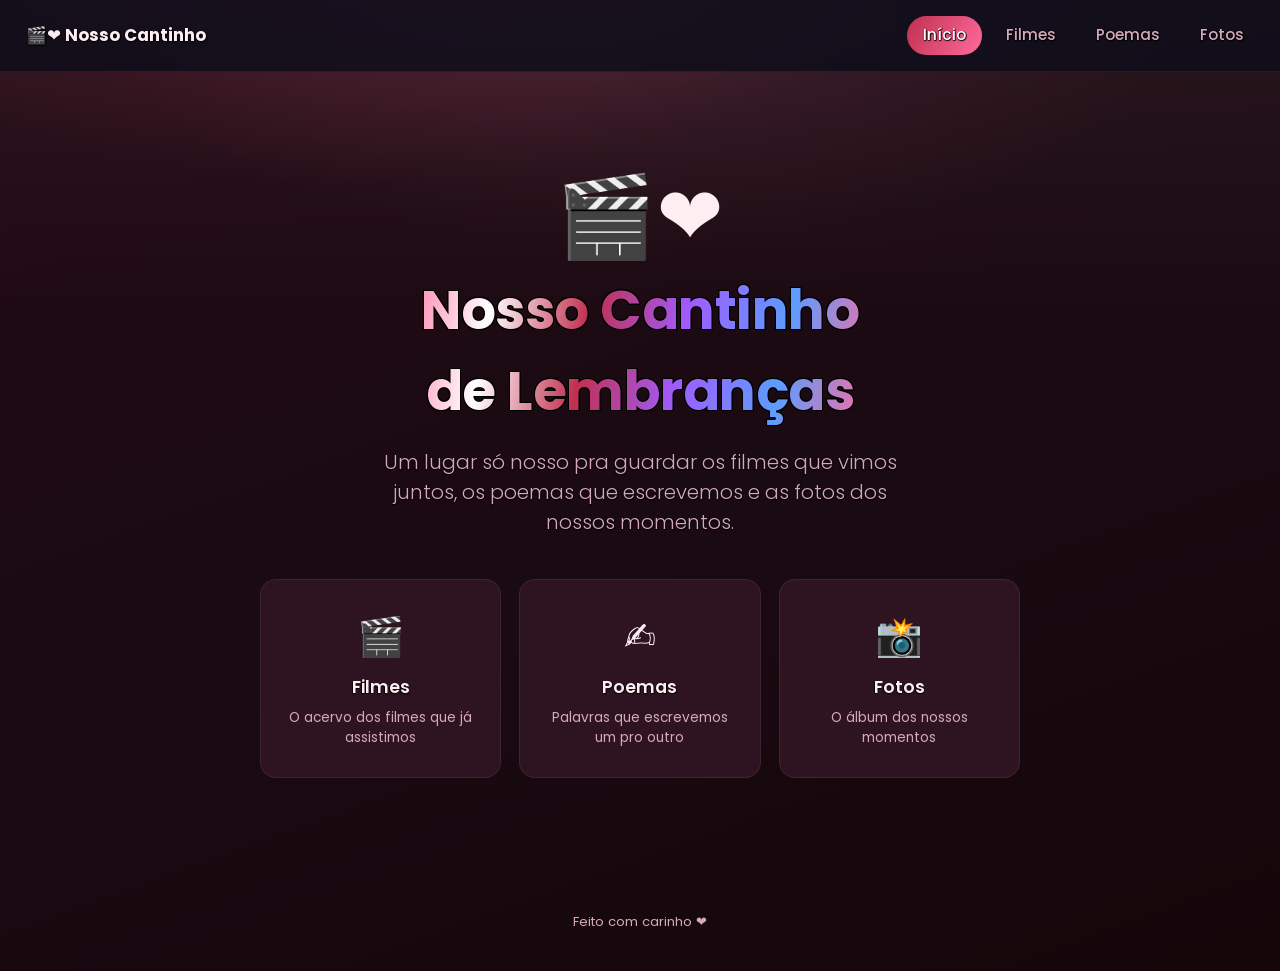
<file: index.html>
<!DOCTYPE html>
<html lang="pt-BR">
<head>
  <meta charset="UTF-8" />
  <meta name="viewport" content="width=device-width, initial-scale=1.0" />
  <!-- Evita que o navegador mostre uma versão antiga em cache -->
  <meta http-equiv="Cache-Control" content="no-cache, no-store, must-revalidate" />
  <meta http-equiv="Pragma" content="no-cache" />
  <meta http-equiv="Expires" content="0" />
  <title>Nosso Cantinho 🎬❤️</title>
  <meta name="description" content="Um cantinho de lembranças do nosso casal: filmes, poemas e fotos." />

  <!-- Preview do link (Open Graph / Twitter) -->
  <meta property="og:type" content="website" />
  <meta property="og:title" content="Nosso Cantinho 🎬❤️" />
  <meta property="og:description" content="Um cantinho de lembranças do nosso casal: filmes, poemas e fotos." />
  <meta property="og:image" content="https://tavemimi.github.io/assets/og-preview.png" />
  <meta property="og:url" content="https://tavemimi.github.io/" />
  <meta name="twitter:card" content="summary_large_image" />
  <meta name="twitter:title" content="Nosso Cantinho 🎬❤️" />
  <meta name="twitter:description" content="Um cantinho de lembranças do nosso casal: filmes, poemas e fotos." />
  <meta name="twitter:image" content="https://tavemimi.github.io/assets/og-preview.png" />

  <link rel="icon" type="image/svg+xml" href="favicon.svg" />
  <link rel="alternate icon" href="data:image/svg+xml,%3Csvg xmlns='http://www.w3.org/2000/svg' viewBox='0 0 16 16'%3E%3Ctext y='14' font-size='14'%3E%F0%9F%8E%AC%3C/text%3E%3C/svg%3E" />
  <link rel="apple-touch-icon" href="favicon.svg" />
  <link rel="preconnect" href="https://fonts.googleapis.com" />
  <link rel="preconnect" href="https://fonts.gstatic.com" crossorigin />
  <link href="https://fonts.googleapis.com/css2?family=Poppins:wght@300;400;500;600;700&display=swap" rel="stylesheet" />
  <!-- CSS com cache-busting automático -->
  <script>document.write('<link rel="stylesheet" href="assets/css/style.css?v=' + Date.now() + '">');</script>
  <noscript><link rel="stylesheet" href="assets/css/style.css" /></noscript>
</head>
<body>

  <nav class="nav">
    <span class="marca">🎬❤️ Nosso Cantinho</span>
    <a href="index.html" class="ativo">Início</a>
    <a href="paginas/filmes.html">Filmes</a>
    <a href="paginas/poemas.html">Poemas</a>
    <a href="paginas/fotos.html">Fotos</a>
  </nav>

  <main class="capa">
    <span class="emoji-grande" aria-hidden="true">🎬❤️</span>
    <h1>Nosso Cantinho de Lembranças</h1>
    <p class="sub">Um lugar só nosso pra guardar os filmes que vimos juntos, os poemas que escrevemos e as fotos dos nossos momentos.</p>

    <div class="cards-secoes">
      <a class="secao-link" href="paginas/filmes.html">
        <span class="ic" aria-hidden="true">🎬</span>
        <span class="nome">Filmes</span>
        <span class="desc">O acervo dos filmes que já assistimos</span>
      </a>
      <a class="secao-link" href="paginas/poemas.html">
        <span class="ic" aria-hidden="true">✍️</span>
        <span class="nome">Poemas</span>
        <span class="desc">Palavras que escrevemos um pro outro</span>
      </a>
      <a class="secao-link" href="paginas/fotos.html">
        <span class="ic" aria-hidden="true">📸</span>
        <span class="nome">Fotos</span>
        <span class="desc">O álbum dos nossos momentos</span>
      </a>
    </div>
  </main>

  <footer class="rodape">
    <p>Feito com carinho ❤️</p>
  </footer>

  <script src="assets/js/romance.js"></script>
</body>
</html>
</file>
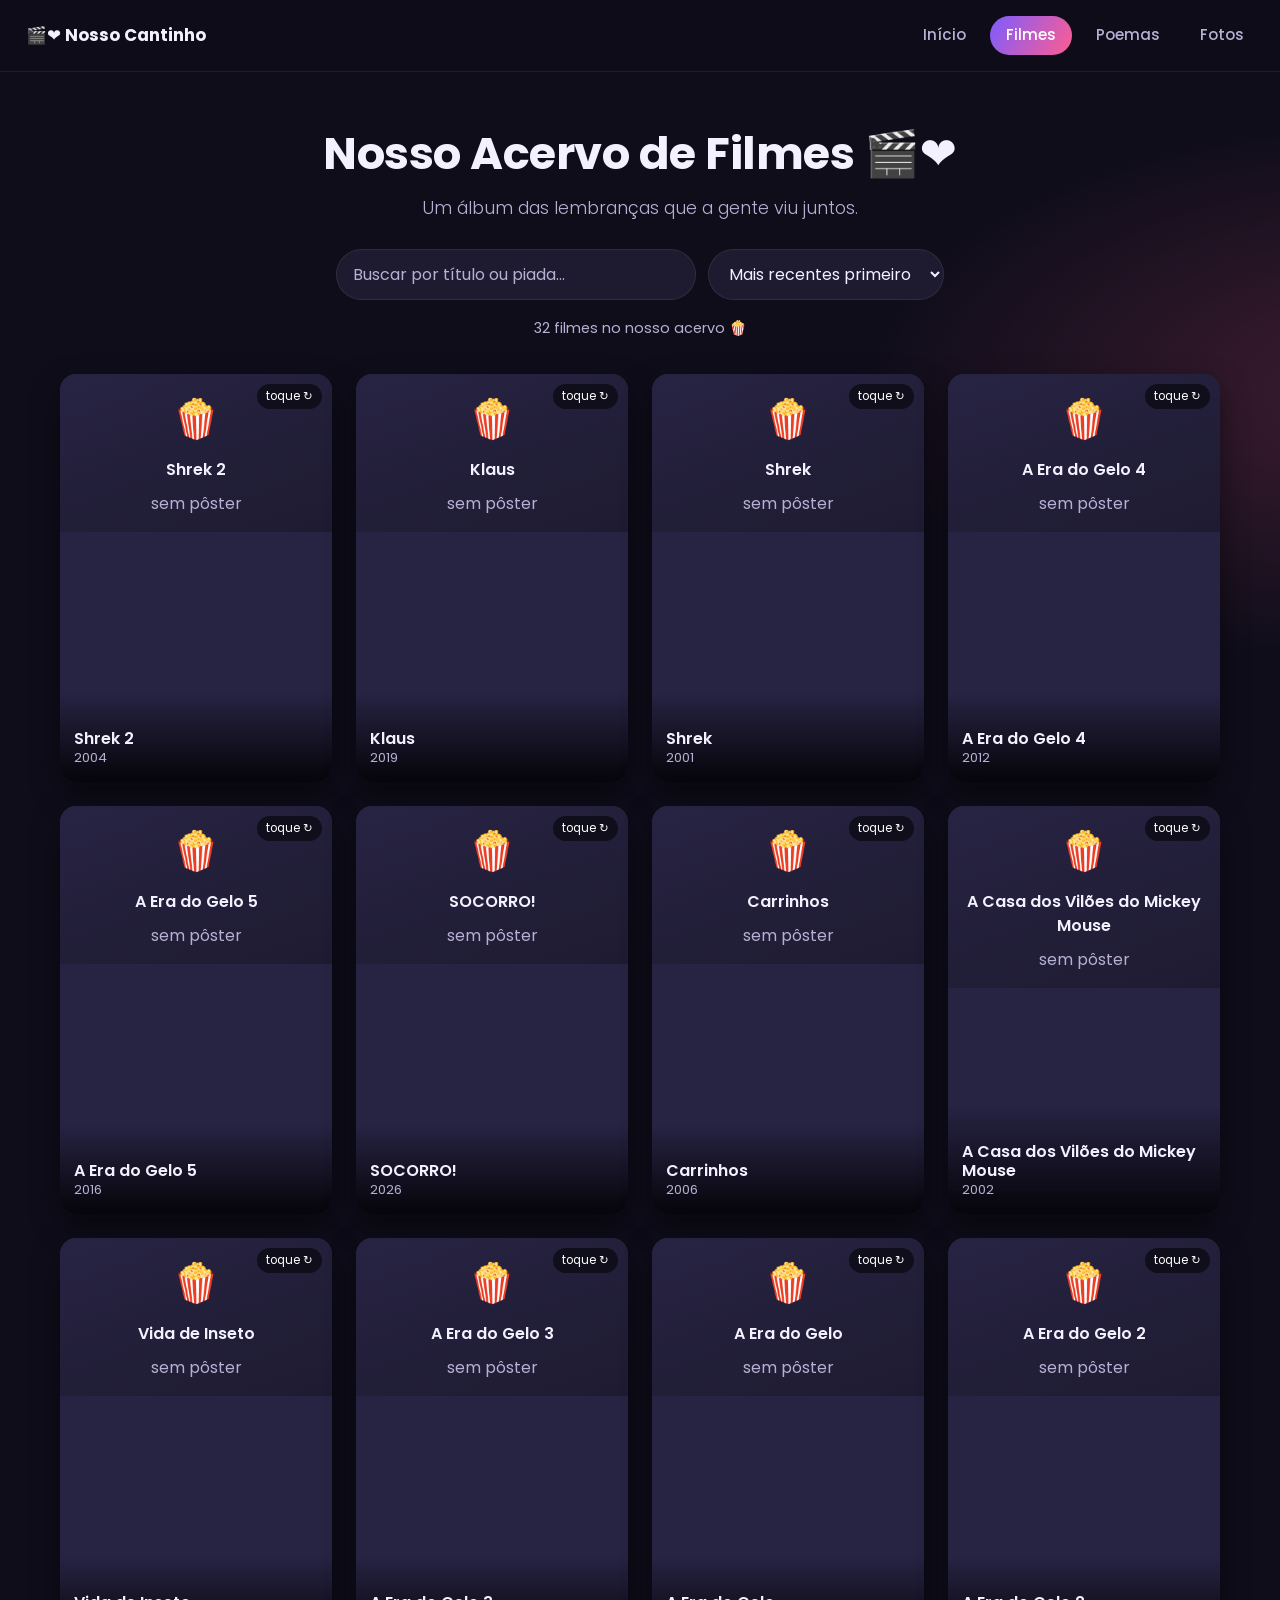
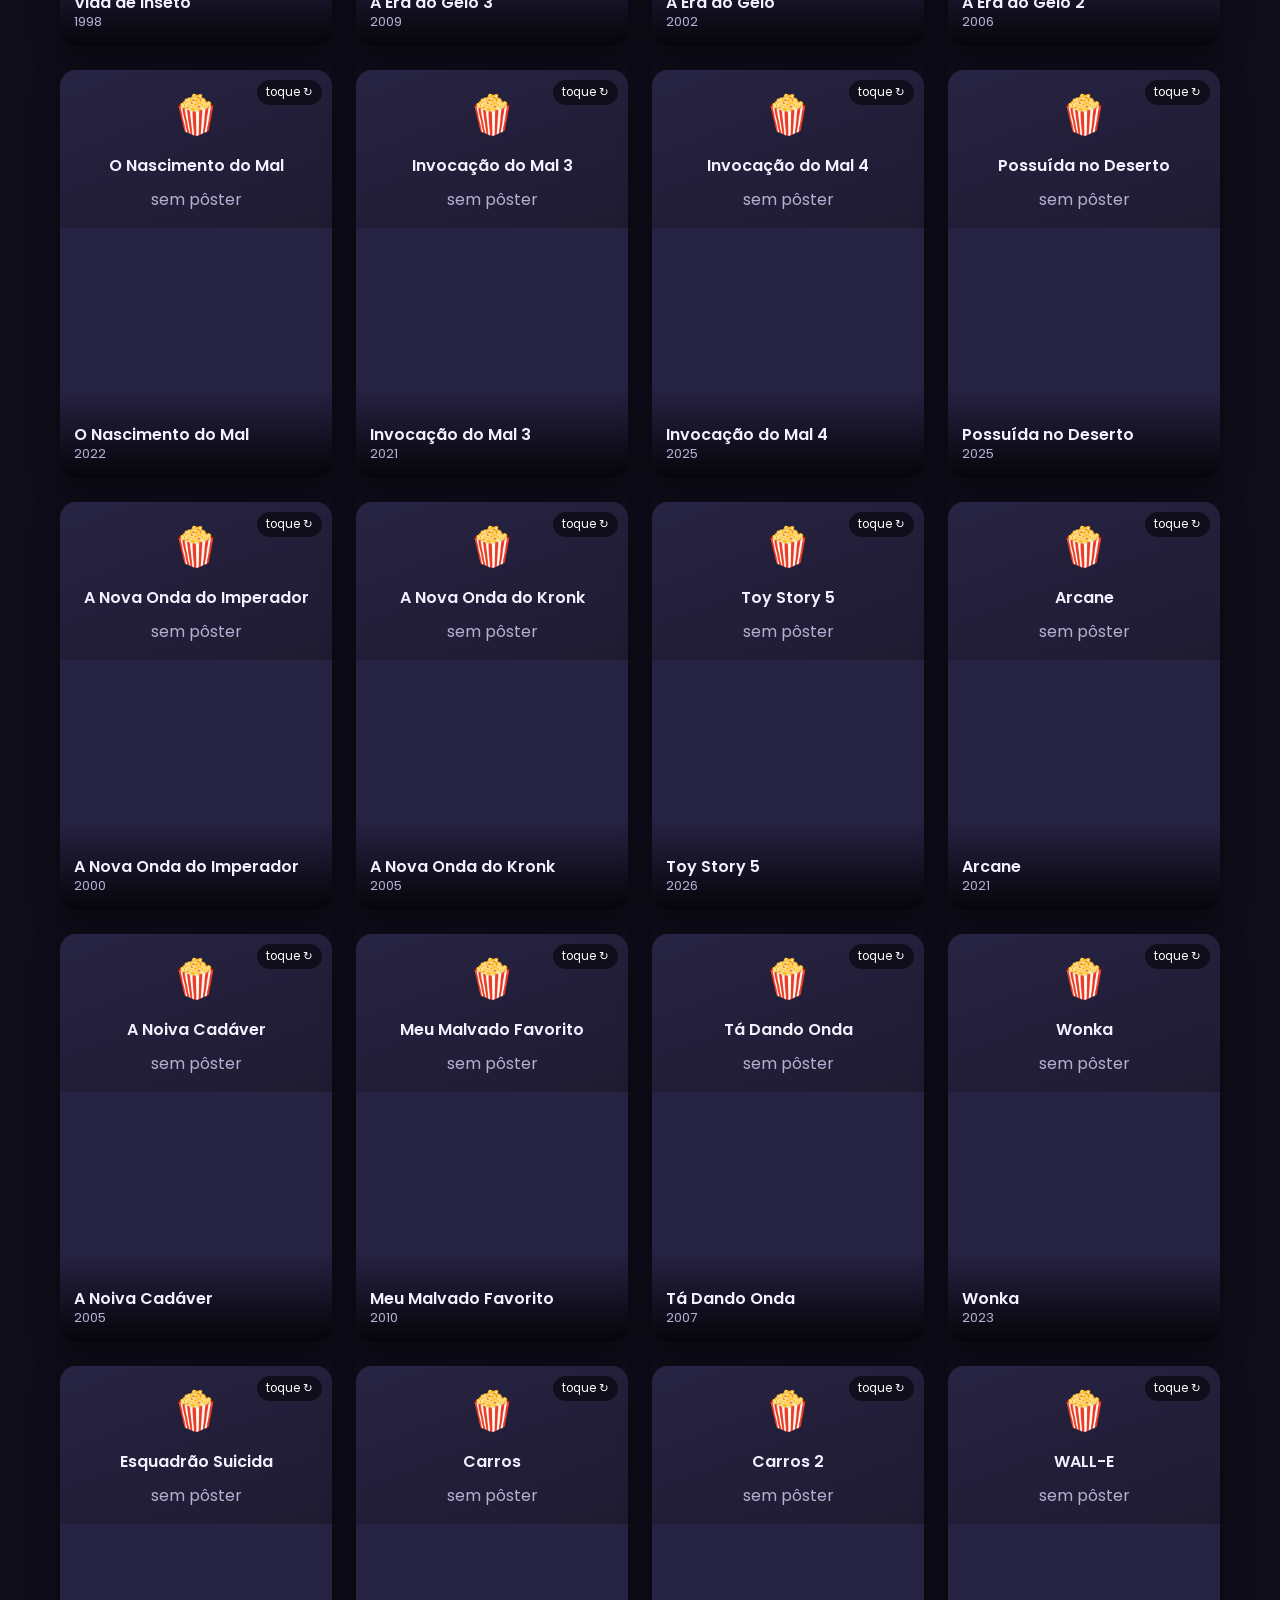
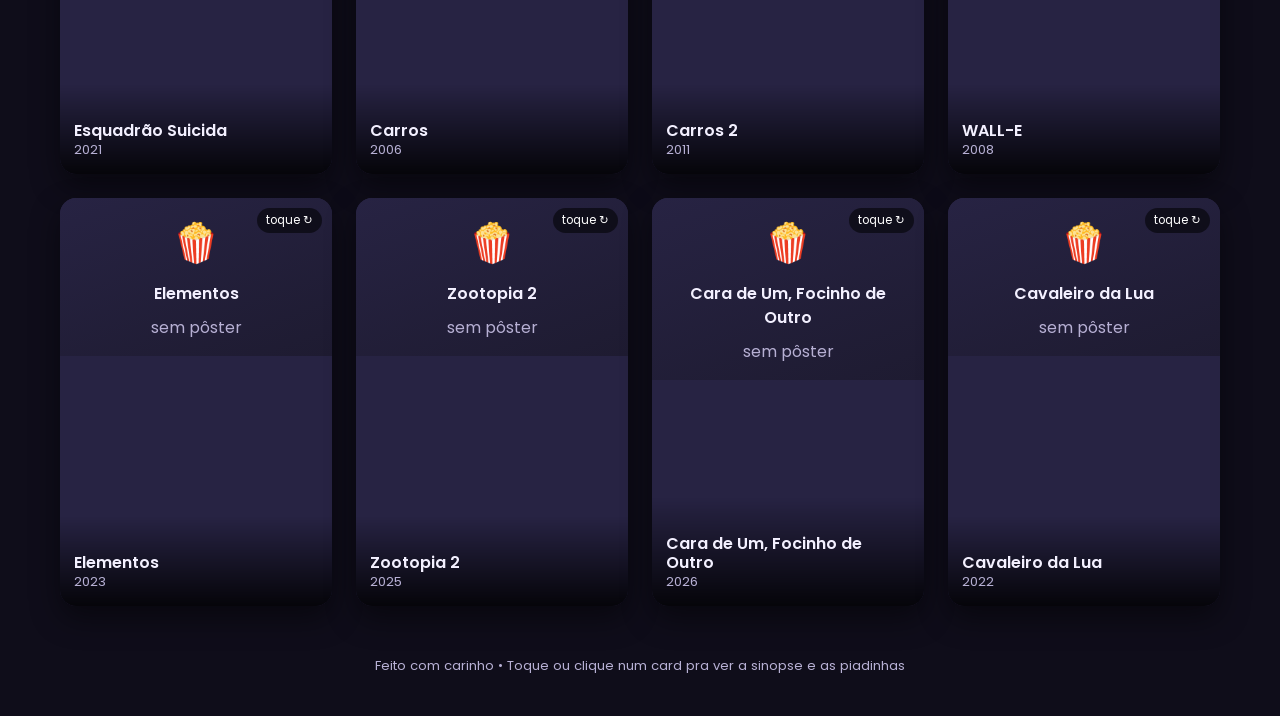
<file: filmes.html>
<!DOCTYPE html>
<html lang="pt-BR">
<head>
  <meta charset="UTF-8" />
  <meta name="viewport" content="width=device-width, initial-scale=1.0" />
  <title>Nosso Acervo de Filmes 🎬</title>
  <meta name="description" content="Um álbum de lembranças dos filmes que já assistimos juntos." />

  <!-- Favicon: o iconezinho que aparece na aba do navegador -->
  <link rel="icon" type="image/svg+xml" href="favicon.svg" />
  <!-- Fallback em emoji para navegadores que não carregam o SVG -->
  <link rel="alternate icon" href="data:image/svg+xml,%3Csvg xmlns='http://www.w3.org/2000/svg' viewBox='0 0 16 16'%3E%3Ctext y='14' font-size='14'%3E%F0%9F%8E%AC%3C/text%3E%3C/svg%3E" />
  <!-- Ícone para quando salvam o site na tela inicial do celular -->
  <link rel="apple-touch-icon" href="favicon.svg" />
  <link rel="preconnect" href="https://fonts.googleapis.com" />
  <link rel="preconnect" href="https://fonts.gstatic.com" crossorigin />
  <link href="https://fonts.googleapis.com/css2?family=Poppins:wght@300;400;500;600;700&display=swap" rel="stylesheet" />
  <link rel="stylesheet" href="style.css" />
</head>
<body>

  <nav class="nav">
    <span class="marca">🎬❤️ Nosso Cantinho</span>
    <a href="index.html">Início</a>
    <a href="filmes.html" class="ativo">Filmes</a>
    <a href="poemas.html">Poemas</a>
    <a href="fotos.html">Fotos</a>
  </nav>

  <header class="topo">
    <h1>Nosso Acervo de Filmes <span aria-hidden="true">🎬❤️</span></h1>
    <p class="subtitulo">Um álbum das lembranças que a gente viu juntos.</p>

    <div class="controles">
      <input
        type="search"
        id="busca"
        class="busca"
        placeholder="Buscar por título ou piada..."
        aria-label="Buscar filme"
      />
      <select id="ordenar" class="ordenar" aria-label="Ordenar filmes">
        <option value="data-desc">Mais recentes primeiro</option>
        <option value="data-asc">Mais antigos primeiro</option>
        <option value="nota-desc">Melhor avaliados</option>
        <option value="titulo-asc">Título (A-Z)</option>
      </select>
    </div>

    <p class="stats" id="stats"></p>
  </header>

  <main>
    <section class="grade" id="grade" aria-live="polite"></section>
    <p class="vazio" id="vazio" hidden>Nenhum filme encontrado por aqui. 🍿</p>
  </main>

  <footer class="rodape">
    <p>Feito com carinho • Toque ou clique num card pra ver a sinopse e as piadinhas</p>
  </footer>

  <!-- Dica: a dedução de pôster usa a API OMDb. Ponha sua chave em app.js. -->
  <script src="filmes.js"></script>
  <script src="app.js"></script>
</body>
</html>
</file>
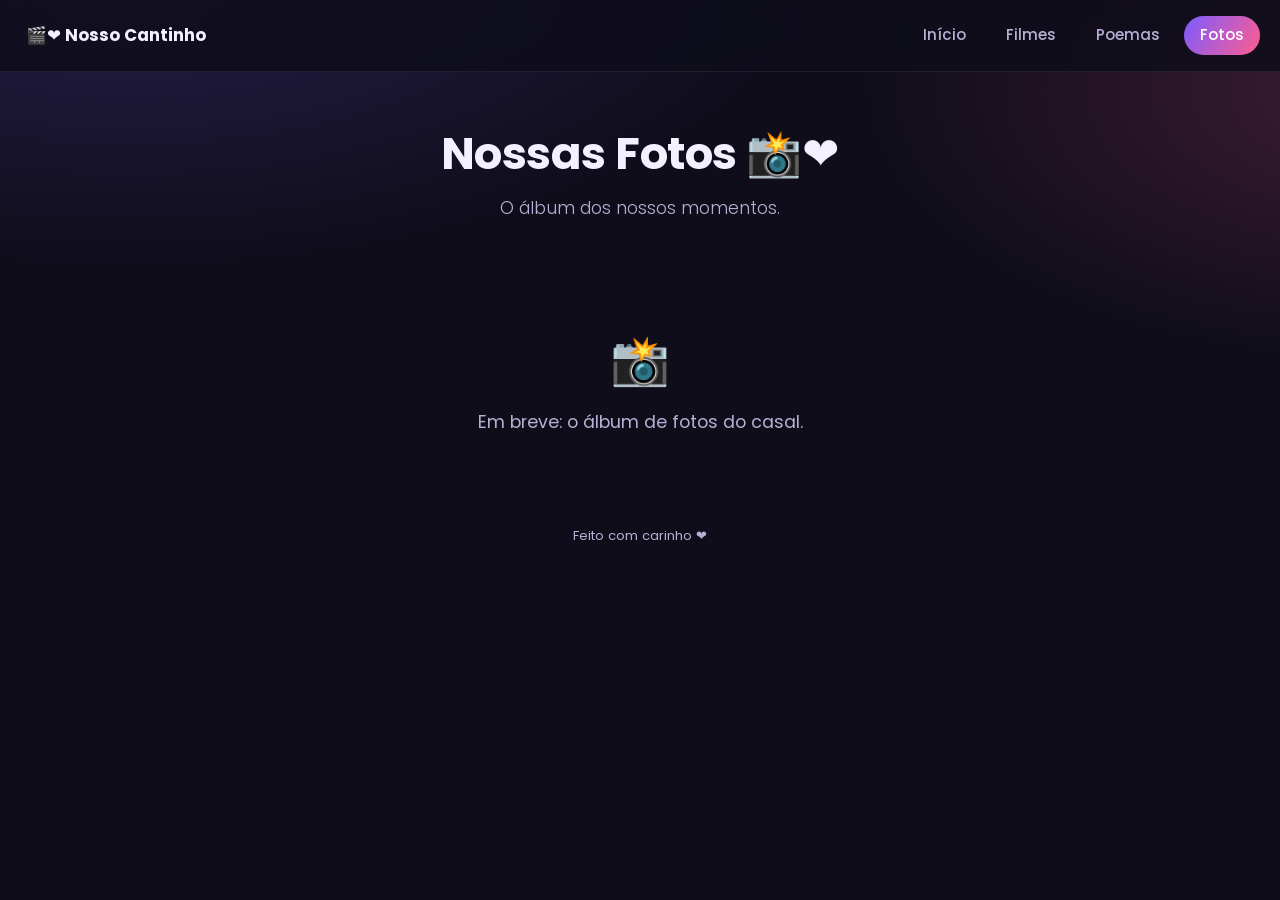
<file: fotos.html>
<!DOCTYPE html>
<html lang="pt-BR">
<head>
  <meta charset="UTF-8" />
  <meta name="viewport" content="width=device-width, initial-scale=1.0" />
  <title>Nossas Fotos 📸</title>
  <meta name="description" content="O álbum dos nossos momentos." />

  <link rel="icon" type="image/svg+xml" href="favicon.svg" />
  <link rel="alternate icon" href="data:image/svg+xml,%3Csvg xmlns='http://www.w3.org/2000/svg' viewBox='0 0 16 16'%3E%3Ctext y='14' font-size='14'%3E%F0%9F%8E%AC%3C/text%3E%3C/svg%3E" />
  <link rel="apple-touch-icon" href="favicon.svg" />
  <link rel="preconnect" href="https://fonts.googleapis.com" />
  <link rel="preconnect" href="https://fonts.gstatic.com" crossorigin />
  <link href="https://fonts.googleapis.com/css2?family=Poppins:wght@300;400;500;600;700&display=swap" rel="stylesheet" />
  <link rel="stylesheet" href="style.css" />
</head>
<body>

  <nav class="nav">
    <span class="marca">🎬❤️ Nosso Cantinho</span>
    <a href="index.html">Início</a>
    <a href="filmes.html">Filmes</a>
    <a href="poemas.html">Poemas</a>
    <a href="fotos.html" class="ativo">Fotos</a>
  </nav>

  <header class="topo">
    <h1>Nossas Fotos <span aria-hidden="true">📸❤️</span></h1>
    <p class="subtitulo">O álbum dos nossos momentos.</p>
  </header>

  <main>
    <p class="em-breve">
      <span class="ic" aria-hidden="true">📸</span>
      Em breve: o álbum de fotos do casal.
    </p>
  </main>

  <footer class="rodape">
    <p>Feito com carinho ❤️</p>
  </footer>

</body>
</html>
</file>
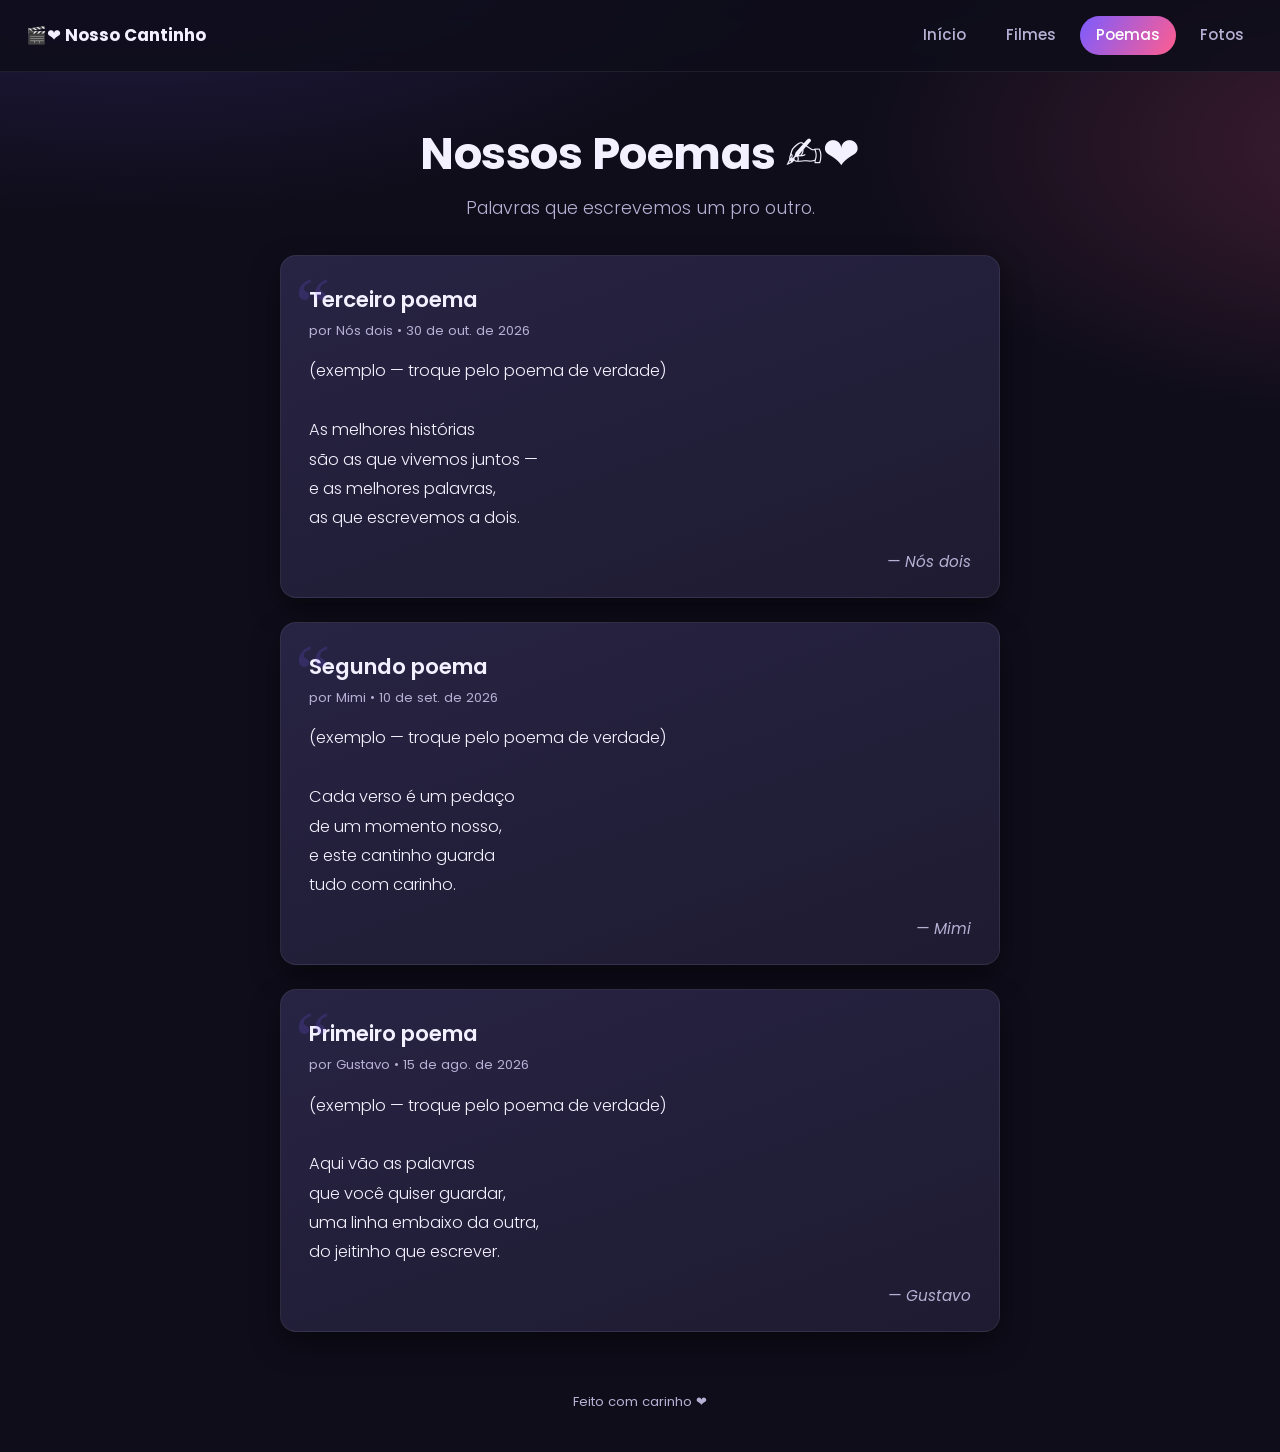
<file: poemas.html>
<!DOCTYPE html>
<html lang="pt-BR">
<head>
  <meta charset="UTF-8" />
  <meta name="viewport" content="width=device-width, initial-scale=1.0" />
  <title>Nossos Poemas ✍️</title>
  <meta name="description" content="Os poemas que escrevemos um pro outro." />

  <link rel="icon" type="image/svg+xml" href="favicon.svg" />
  <link rel="alternate icon" href="data:image/svg+xml,%3Csvg xmlns='http://www.w3.org/2000/svg' viewBox='0 0 16 16'%3E%3Ctext y='14' font-size='14'%3E%F0%9F%8E%AC%3C/text%3E%3C/svg%3E" />
  <link rel="apple-touch-icon" href="favicon.svg" />
  <link rel="preconnect" href="https://fonts.googleapis.com" />
  <link rel="preconnect" href="https://fonts.gstatic.com" crossorigin />
  <link href="https://fonts.googleapis.com/css2?family=Poppins:wght@300;400;500;600;700&display=swap" rel="stylesheet" />
  <link rel="stylesheet" href="style.css" />
</head>
<body>

  <nav class="nav">
    <span class="marca">🎬❤️ Nosso Cantinho</span>
    <a href="index.html">Início</a>
    <a href="filmes.html">Filmes</a>
    <a href="poemas.html" class="ativo">Poemas</a>
    <a href="fotos.html">Fotos</a>
  </nav>

  <header class="topo">
    <h1>Nossos Poemas <span aria-hidden="true">✍️❤️</span></h1>
    <p class="subtitulo">Palavras que escrevemos um pro outro.</p>
  </header>

  <main>
    <section class="poemas-lista" id="poemas-lista" aria-live="polite"></section>
    <p class="vazio" id="poemas-vazio" hidden>Ainda não temos poemas por aqui. ✍️</p>
  </main>

  <footer class="rodape">
    <p>Feito com carinho ❤️</p>
  </footer>

  <script src="poemas.js"></script>
  <script src="poemas-app.js"></script>
</body>
</html>
</file>
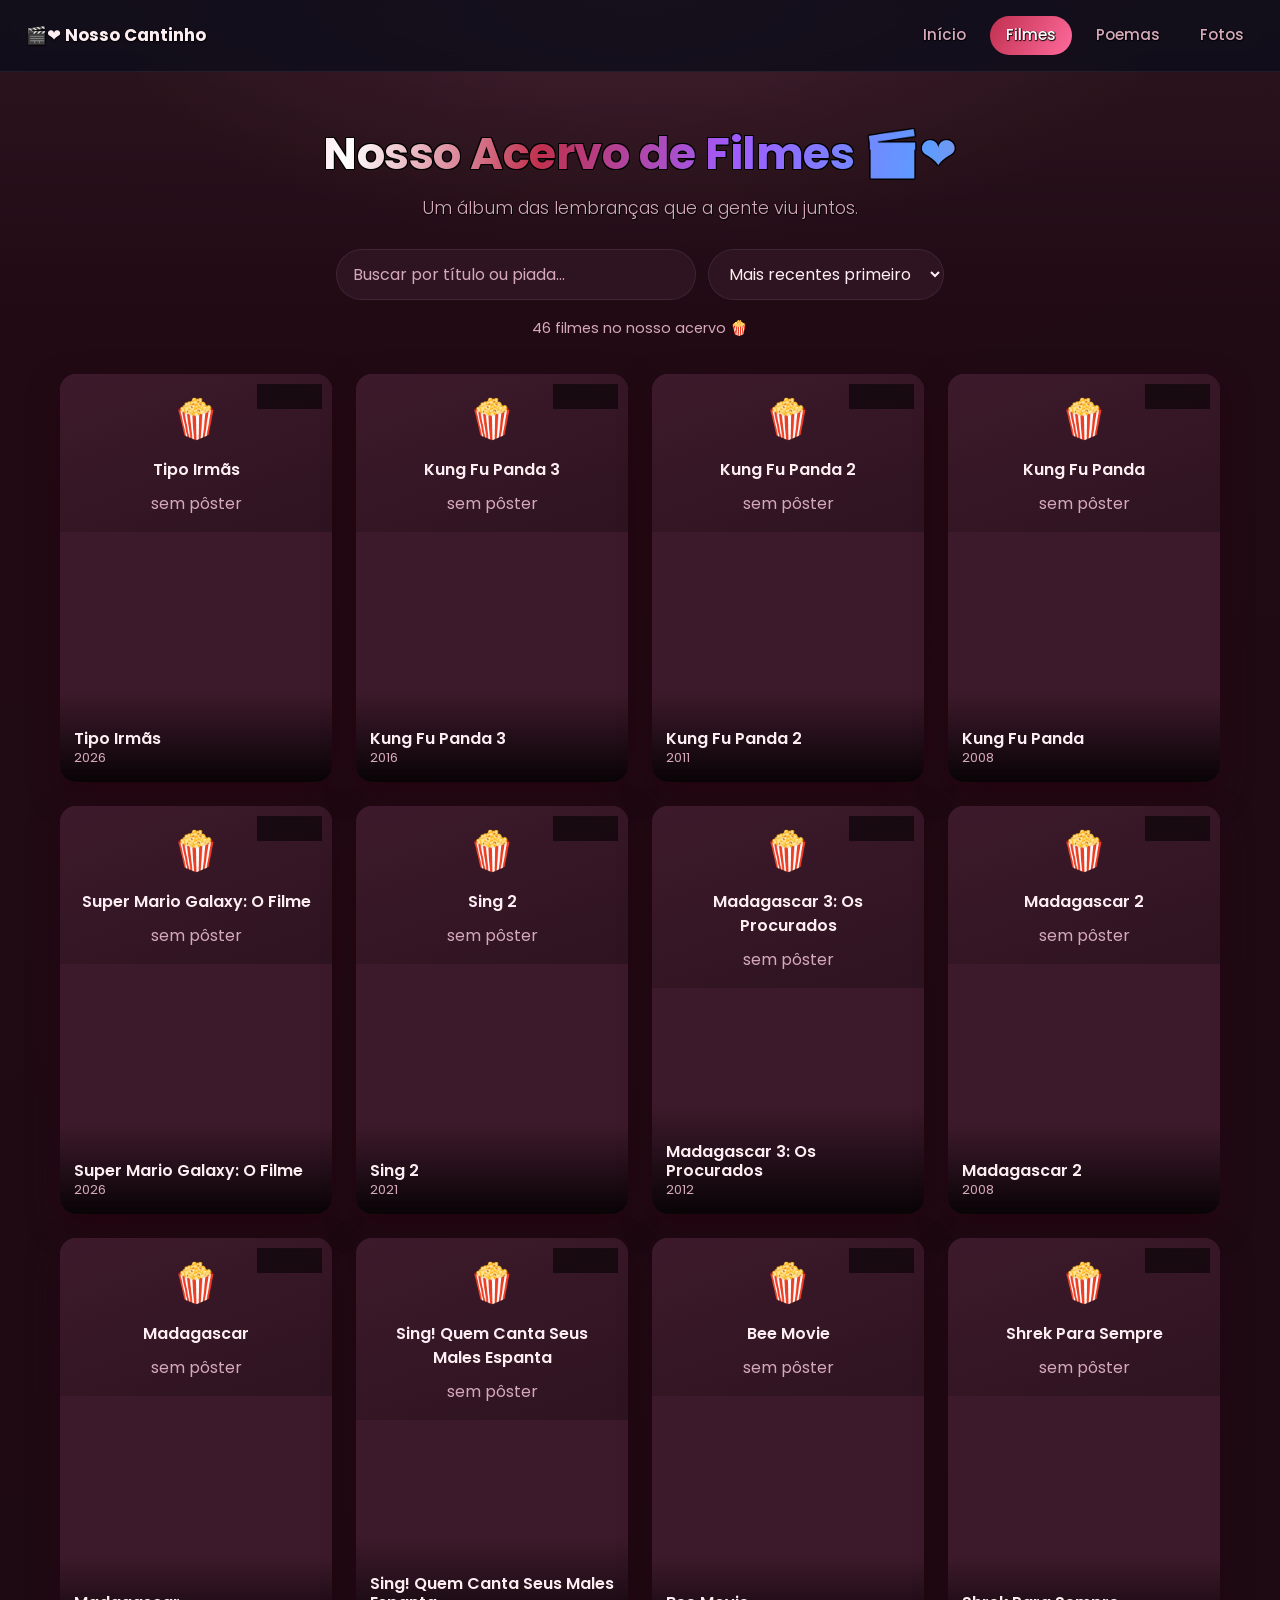
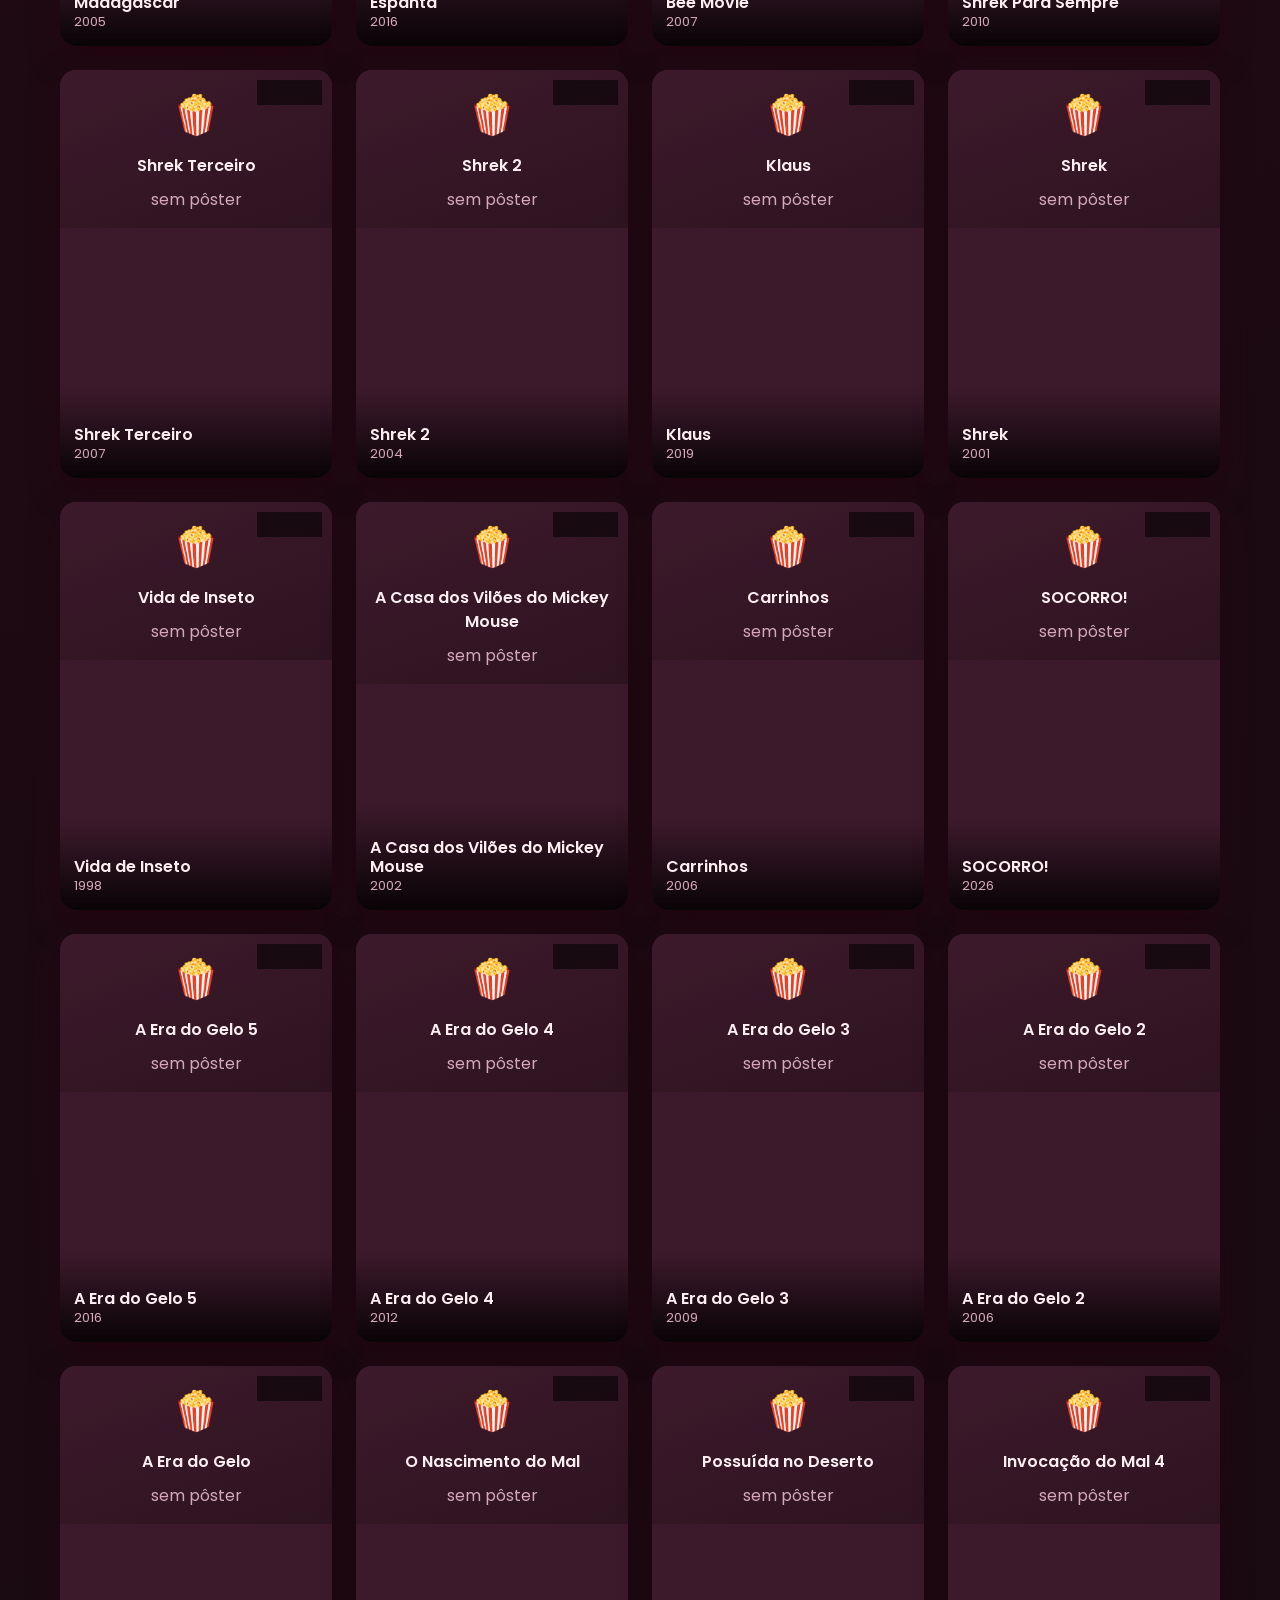
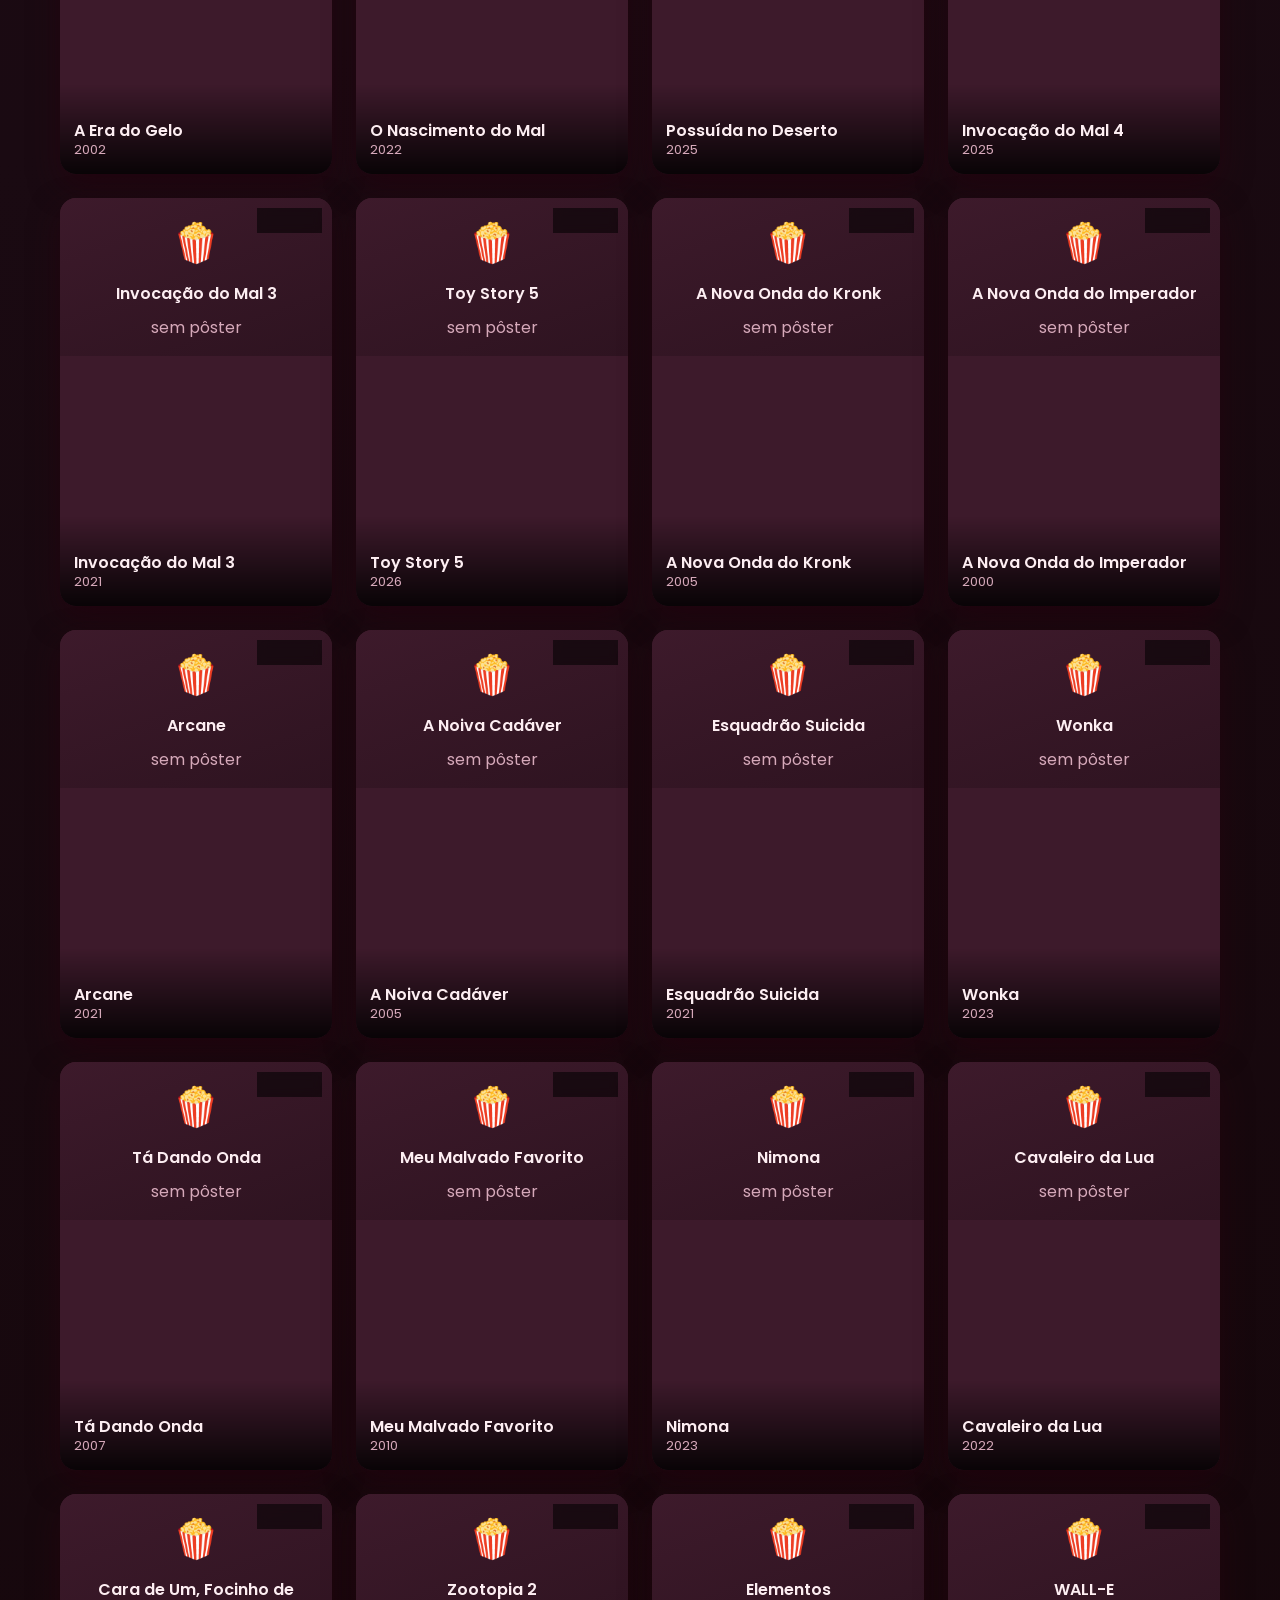
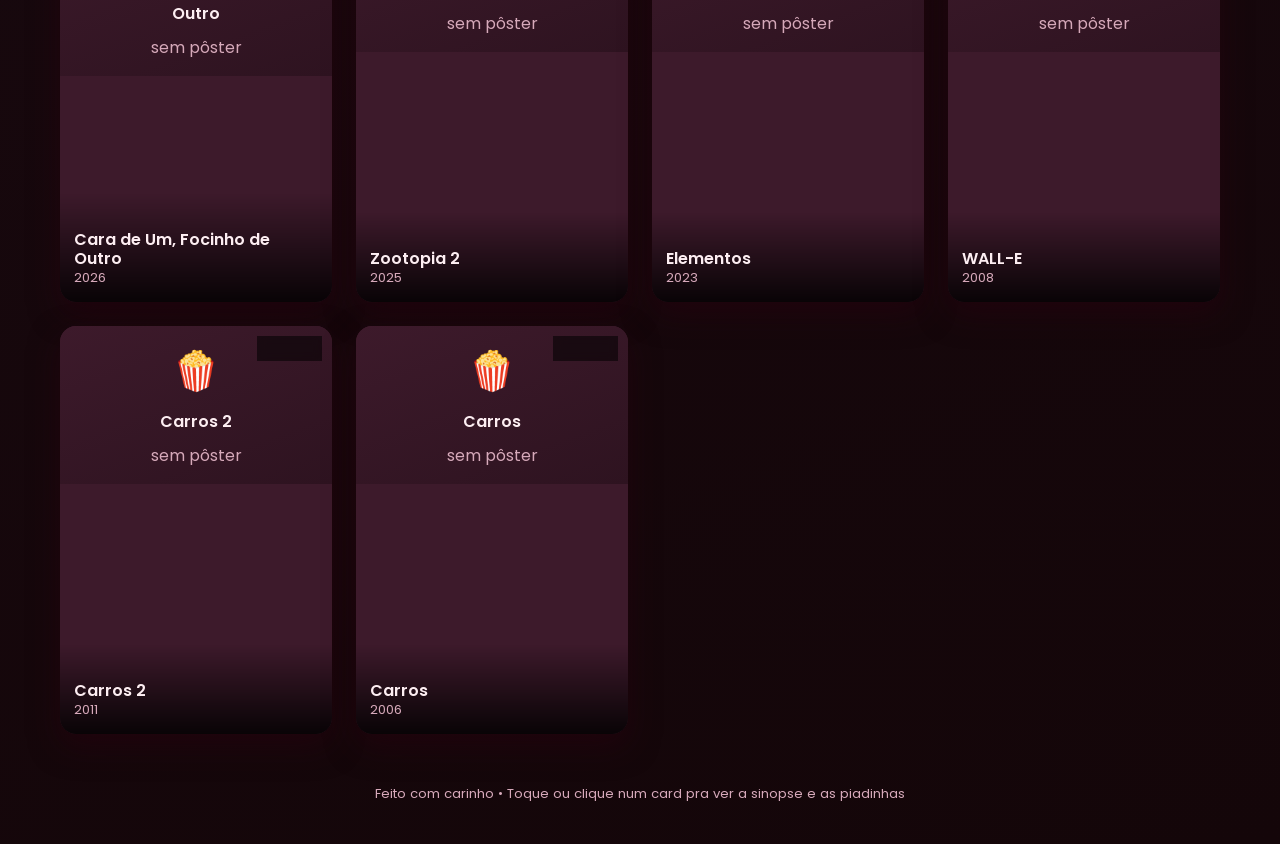
<file: paginas/filmes.html>
<!DOCTYPE html>
<html lang="pt-BR">
<head>
  <meta charset="UTF-8" />
  <meta name="viewport" content="width=device-width, initial-scale=1.0" />
  <!-- Evita que o navegador mostre uma versão antiga em cache -->
  <meta http-equiv="Cache-Control" content="no-cache, no-store, must-revalidate" />
  <meta http-equiv="Pragma" content="no-cache" />
  <meta http-equiv="Expires" content="0" />
  <title>Nosso Acervo de Filmes 🎬</title>
  <meta name="description" content="Um álbum de lembranças dos filmes que já assistimos juntos." />

  <!-- Preview do link -->
  <meta property="og:type" content="website" />
  <meta property="og:title" content="Nosso Acervo de Filmes 🎬❤️" />
  <meta property="og:description" content="Os filmes que já assistimos juntos, com nota, data e piadinhas." />
  <meta property="og:image" content="https://tavemimi.github.io/assets/og-preview.png" />
  <meta property="og:url" content="https://tavemimi.github.io/paginas/filmes.html" />
  <meta name="twitter:card" content="summary_large_image" />
  <meta name="twitter:image" content="https://tavemimi.github.io/assets/og-preview.png" />

  <!-- Favicon: o iconezinho que aparece na aba do navegador -->
  <link rel="icon" type="image/svg+xml" href="../favicon.svg" />
  <!-- Fallback em emoji para navegadores que não carregam o SVG -->
  <link rel="alternate icon" href="data:image/svg+xml,%3Csvg xmlns='http://www.w3.org/2000/svg' viewBox='0 0 16 16'%3E%3Ctext y='14' font-size='14'%3E%F0%9F%8E%AC%3C/text%3E%3C/svg%3E" />
  <!-- Ícone para quando salvam o site na tela inicial do celular -->
  <link rel="apple-touch-icon" href="../favicon.svg" />
  <link rel="preconnect" href="https://fonts.googleapis.com" />
  <link rel="preconnect" href="https://fonts.gstatic.com" crossorigin />
  <link href="https://fonts.googleapis.com/css2?family=Poppins:wght@300;400;500;600;700&display=swap" rel="stylesheet" />
  <link rel="stylesheet" href="../assets/css/style.css?v=2026-11-01" />
</head>
<body>

  <nav class="nav">
    <span class="marca">🎬❤️ Nosso Cantinho</span>
    <a href="../index.html">Início</a>
    <a href="filmes.html" class="ativo">Filmes</a>
    <a href="poemas.html">Poemas</a>
    <a href="fotos.html">Fotos</a>
  </nav>

  <header class="topo">
    <h1>Nosso Acervo de Filmes <span aria-hidden="true">🎬❤️</span></h1>
    <p class="subtitulo">Um álbum das lembranças que a gente viu juntos.</p>

    <div class="controles">
      <input
        type="search"
        id="busca"
        class="busca"
        placeholder="Buscar por título ou piada..."
        aria-label="Buscar filme"
      />
      <select id="ordenar" class="ordenar" aria-label="Ordenar filmes">
        <option value="data-desc">Mais recentes primeiro</option>
        <option value="data-asc">Mais antigos primeiro</option>
        <option value="nota-desc">Melhor avaliados</option>
        <option value="titulo-asc">Título (A-Z)</option>
      </select>
    </div>

    <p class="stats" id="stats"></p>
  </header>

  <main>
    <section class="grade" id="grade" aria-live="polite"></section>
    <p class="vazio" id="vazio" hidden>Nenhum filme encontrado por aqui. 🍿</p>
  </main>

  <footer class="rodape">
    <p>Feito com carinho • Toque ou clique num card pra ver a sinopse e as piadinhas</p>
  </footer>

  <script src="../assets/js/romance.js"></script>

  <!-- Dica: a busca de pôster usa a API OMDb. A chave fica em assets/js/app.js. -->
  <!-- O loader carrega os dados + a lógica sempre na versão mais recente (cache-busting automático). -->
  <script src="../assets/js/loader.js"
          data-dados="../dados/filmes.js"
          data-app="../assets/js/app.js"></script>
</body>
</html>
</file>
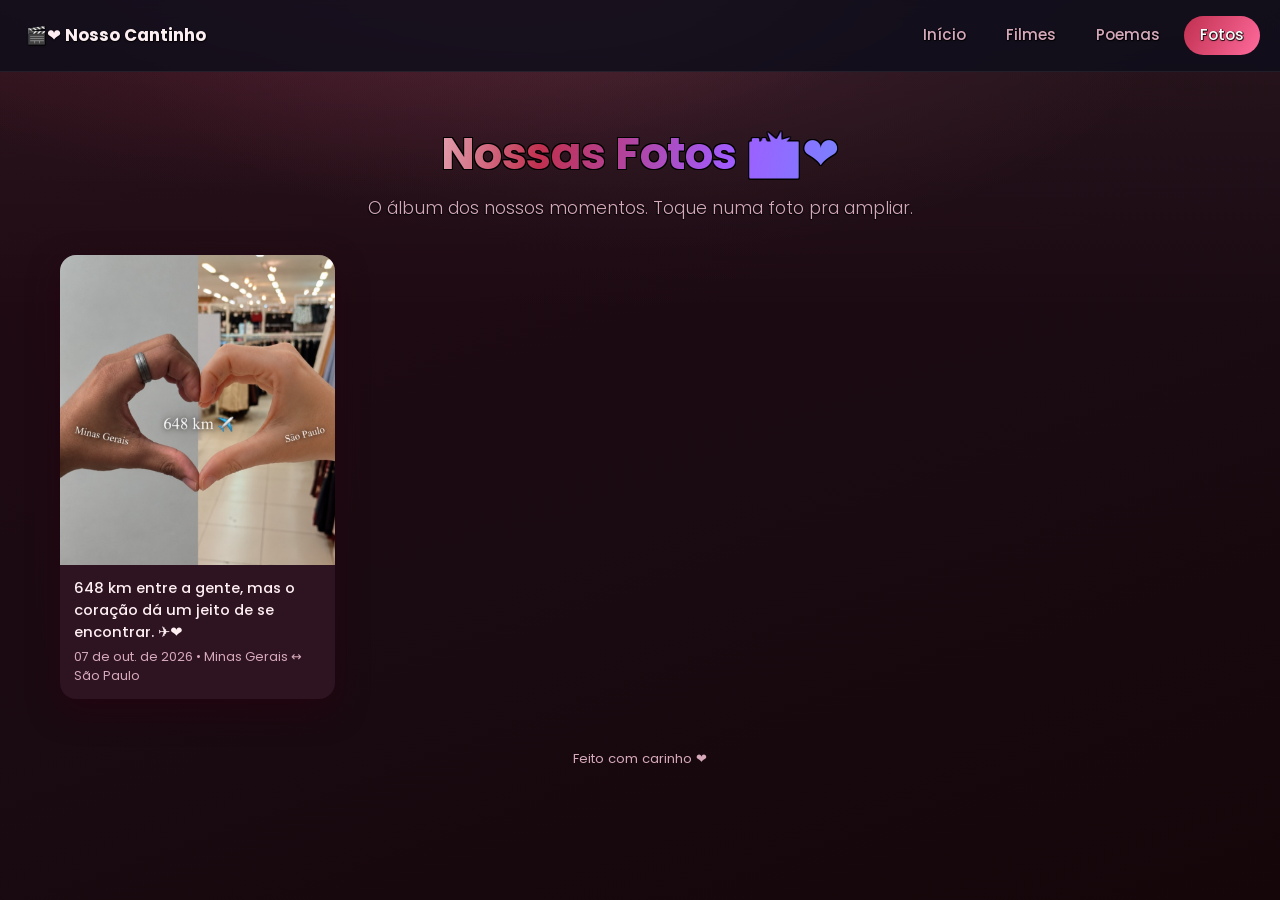
<file: paginas/fotos.html>
<!DOCTYPE html>
<html lang="pt-BR">
<head>
  <meta charset="UTF-8" />
  <meta name="viewport" content="width=device-width, initial-scale=1.0" />
  <!-- Evita que o navegador mostre uma versão antiga em cache -->
  <meta http-equiv="Cache-Control" content="no-cache, no-store, must-revalidate" />
  <meta http-equiv="Pragma" content="no-cache" />
  <meta http-equiv="Expires" content="0" />
  <title>Nossas Fotos 📸</title>
  <meta name="description" content="O álbum dos nossos momentos." />

  <!-- Preview do link -->
  <meta property="og:type" content="website" />
  <meta property="og:title" content="Nossas Fotos 📸❤️" />
  <meta property="og:description" content="O álbum dos nossos momentos." />
  <meta property="og:image" content="https://tavemimi.github.io/assets/og-preview.png" />
  <meta property="og:url" content="https://tavemimi.github.io/paginas/fotos.html" />
  <meta name="twitter:card" content="summary_large_image" />
  <meta name="twitter:image" content="https://tavemimi.github.io/assets/og-preview.png" />

  <link rel="icon" type="image/svg+xml" href="../favicon.svg" />
  <link rel="alternate icon" href="data:image/svg+xml,%3Csvg xmlns='http://www.w3.org/2000/svg' viewBox='0 0 16 16'%3E%3Ctext y='14' font-size='14'%3E%F0%9F%8E%AC%3C/text%3E%3C/svg%3E" />
  <link rel="apple-touch-icon" href="../favicon.svg" />
  <link rel="preconnect" href="https://fonts.googleapis.com" />
  <link rel="preconnect" href="https://fonts.gstatic.com" crossorigin />
  <link href="https://fonts.googleapis.com/css2?family=Poppins:wght@300;400;500;600;700&display=swap" rel="stylesheet" />
  <!-- CSS com cache-busting automático -->
  <script>document.write('<link rel="stylesheet" href="../assets/css/style.css?v=' + Date.now() + '">');</script>
  <noscript><link rel="stylesheet" href="../assets/css/style.css" /></noscript>
</head>
<body>

  <nav class="nav">
    <span class="marca">🎬❤️ Nosso Cantinho</span>
    <a href="../index.html">Início</a>
    <a href="filmes.html">Filmes</a>
    <a href="poemas.html">Poemas</a>
    <a href="fotos.html" class="ativo">Fotos</a>
  </nav>

  <header class="topo">
    <h1>Nossas Fotos <span aria-hidden="true">📸❤️</span></h1>
    <p class="subtitulo">O álbum dos nossos momentos. Toque numa foto pra ampliar.</p>
  </header>

  <main>
    <section class="fotos-grade" id="fotos-grade" aria-live="polite"></section>
    <p class="vazio" id="fotos-vazio" hidden>Ainda não temos fotos por aqui. 📸</p>
  </main>

  <footer class="rodape">
    <p>Feito com carinho ❤️</p>
  </footer>

  <!-- Lightbox: foto em tela cheia -->
  <div class="lightbox" id="lightbox" hidden>
    <button class="lb-fechar" id="lb-fechar" type="button" aria-label="Fechar">✕</button>
    <img class="lb-img" id="lb-img" alt="" />
    <p class="lb-legenda" id="lb-legenda"></p>
  </div>

  <script src="../assets/js/romance.js"></script>

  <!-- O loader carrega os dados + a lógica sempre na versão mais recente (cache-busting automático). -->
  <script src="../assets/js/loader.js"
          data-dados="../dados/fotos.js"
          data-app="../assets/js/fotos-app.js"></script>
</body>
</html>
</file>
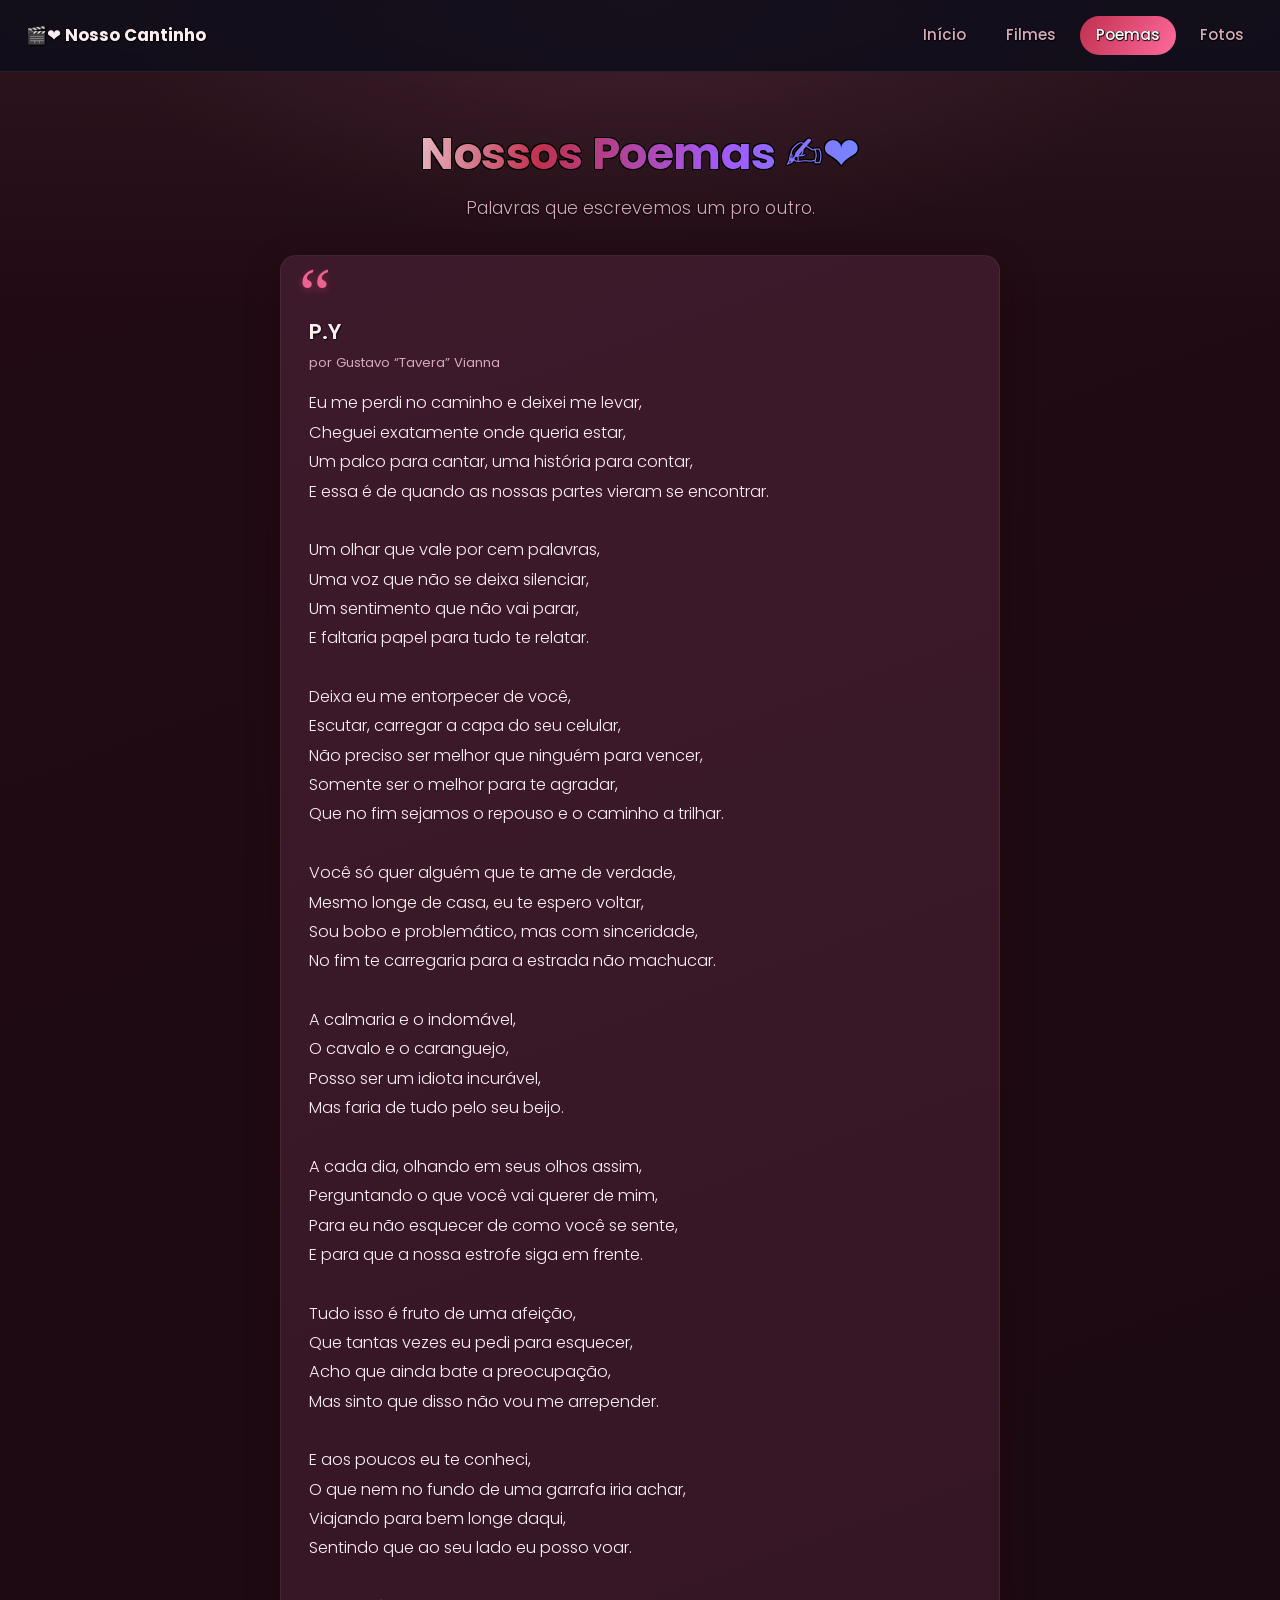
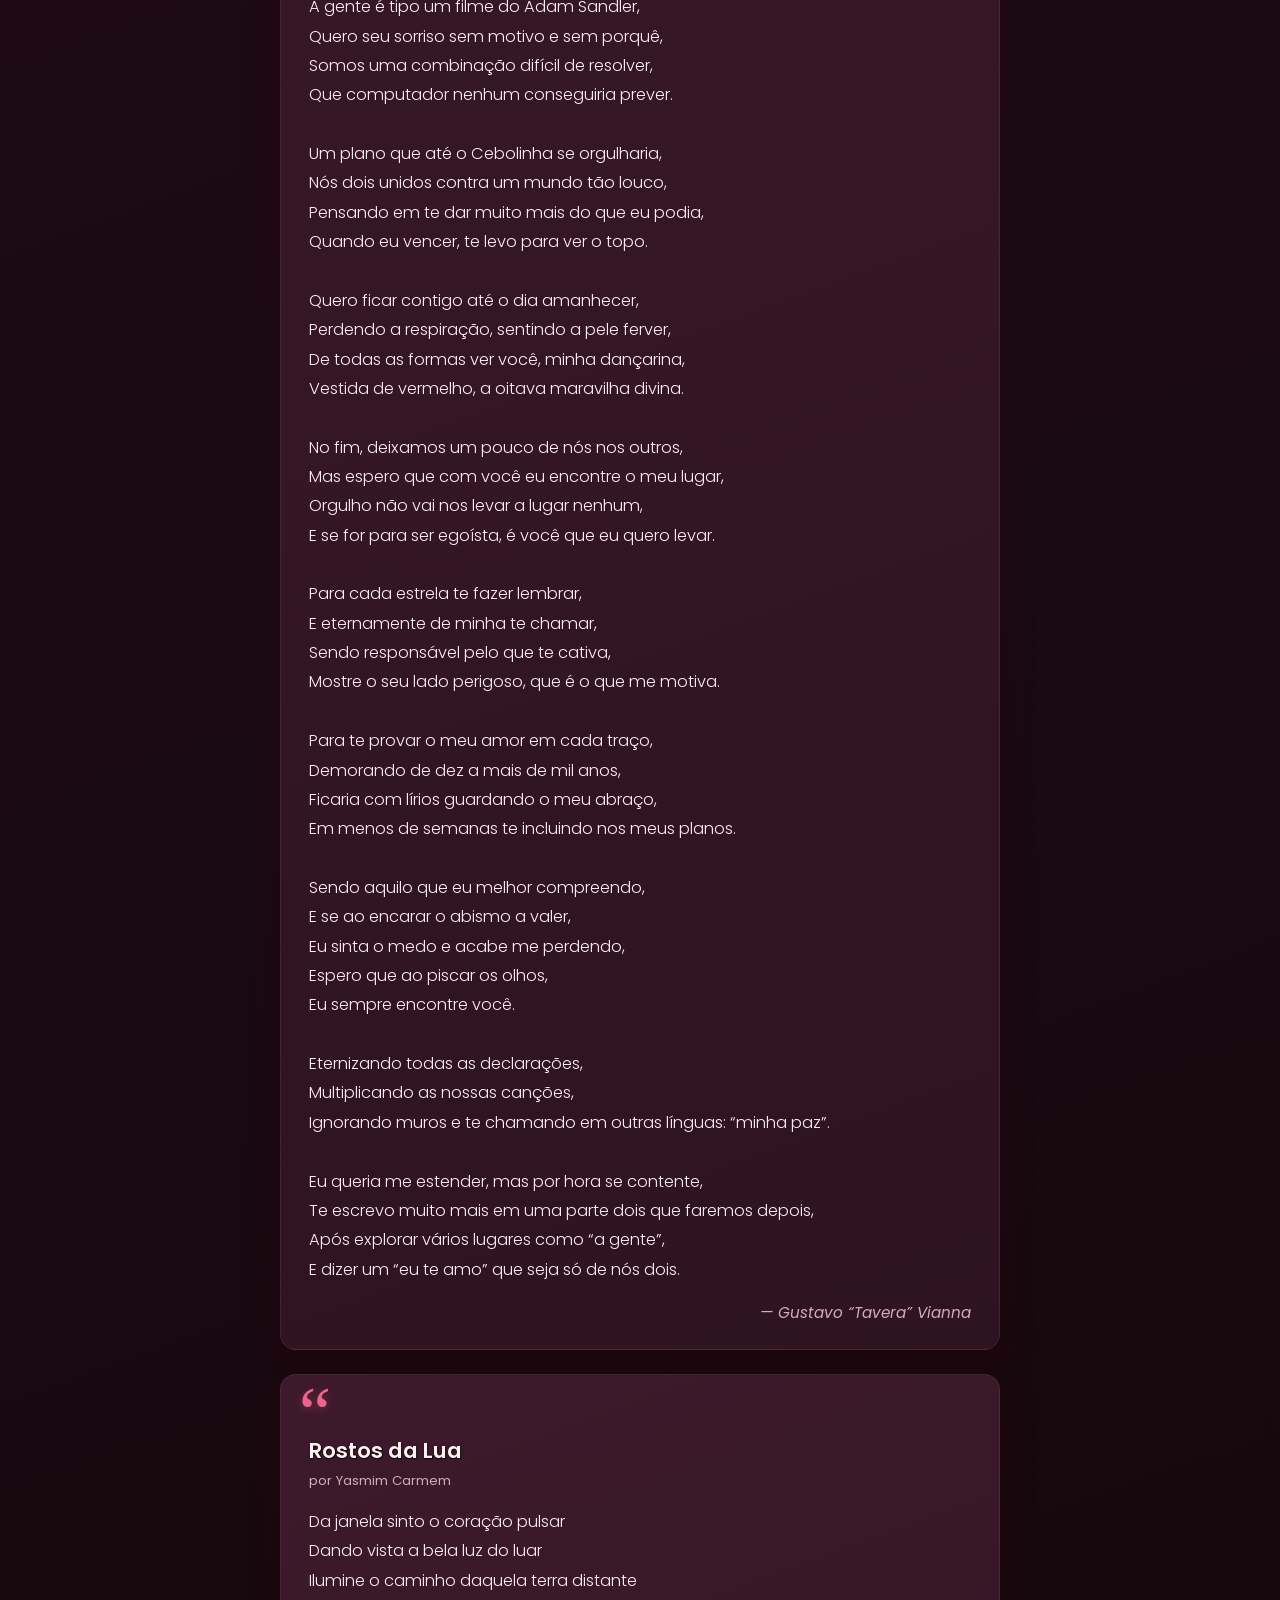
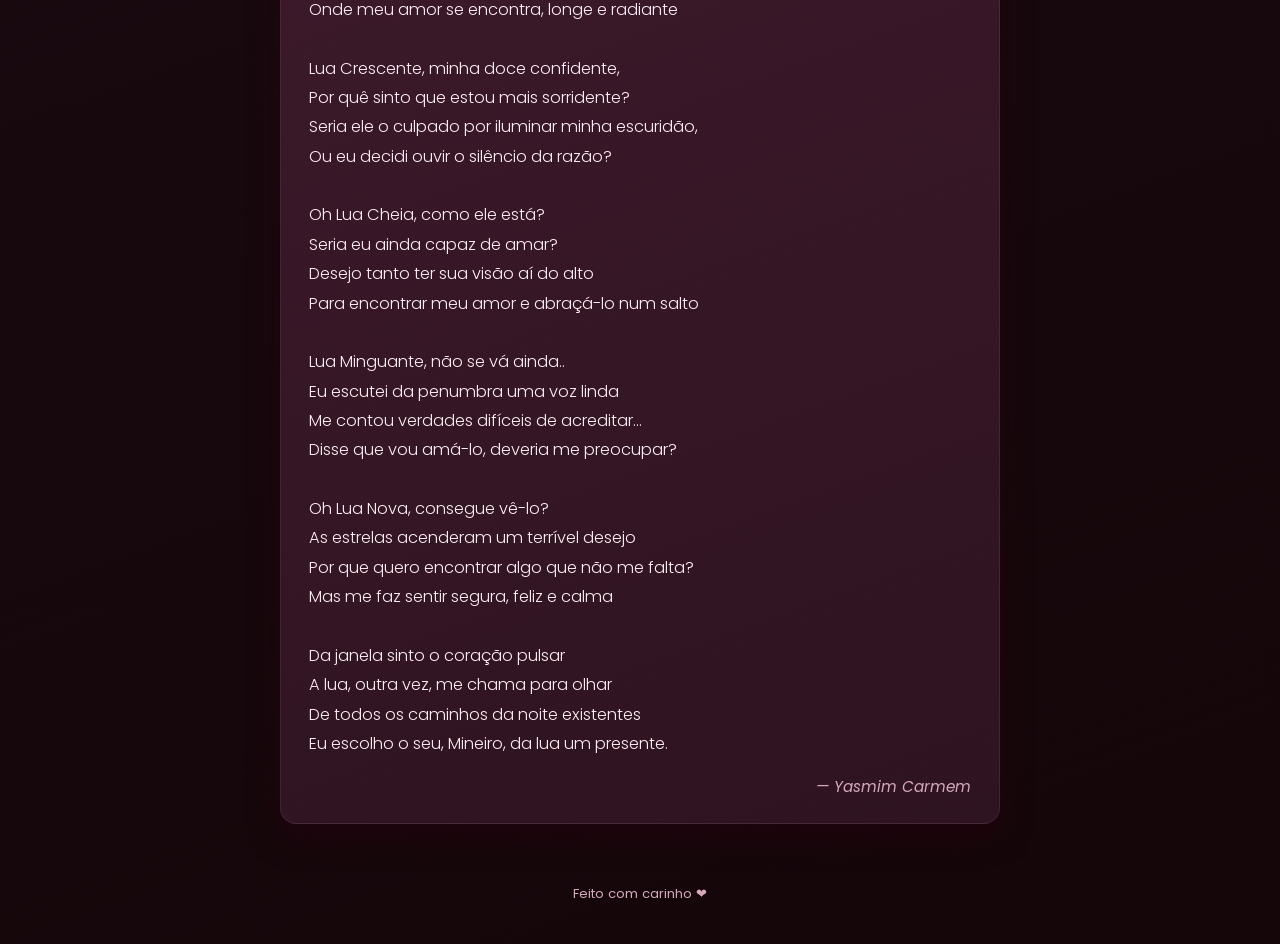
<file: paginas/poemas.html>
<!DOCTYPE html>
<html lang="pt-BR">
<head>
  <meta charset="UTF-8" />
  <meta name="viewport" content="width=device-width, initial-scale=1.0" />
  <!-- Evita que o navegador mostre uma versão antiga em cache -->
  <meta http-equiv="Cache-Control" content="no-cache, no-store, must-revalidate" />
  <meta http-equiv="Pragma" content="no-cache" />
  <meta http-equiv="Expires" content="0" />
  <title>Nossos Poemas ✍️</title>
  <meta name="description" content="Os poemas que escrevemos um pro outro." />

  <!-- Preview do link -->
  <meta property="og:type" content="website" />
  <meta property="og:title" content="Nossos Poemas ✍️❤️" />
  <meta property="og:description" content="Os poemas que escrevemos um pro outro." />
  <meta property="og:image" content="https://tavemimi.github.io/assets/og-preview.png" />
  <meta property="og:url" content="https://tavemimi.github.io/paginas/poemas.html" />
  <meta name="twitter:card" content="summary_large_image" />
  <meta name="twitter:image" content="https://tavemimi.github.io/assets/og-preview.png" />

  <link rel="icon" type="image/svg+xml" href="../favicon.svg" />
  <link rel="alternate icon" href="data:image/svg+xml,%3Csvg xmlns='http://www.w3.org/2000/svg' viewBox='0 0 16 16'%3E%3Ctext y='14' font-size='14'%3E%F0%9F%8E%AC%3C/text%3E%3C/svg%3E" />
  <link rel="apple-touch-icon" href="../favicon.svg" />
  <link rel="preconnect" href="https://fonts.googleapis.com" />
  <link rel="preconnect" href="https://fonts.gstatic.com" crossorigin />
  <link href="https://fonts.googleapis.com/css2?family=Poppins:wght@300;400;500;600;700&display=swap" rel="stylesheet" />
  <!-- CSS com cache-busting automático -->
  <script>document.write('<link rel="stylesheet" href="../assets/css/style.css?v=' + Date.now() + '">');</script>
  <noscript><link rel="stylesheet" href="../assets/css/style.css" /></noscript>
</head>
<body>

  <nav class="nav">
    <span class="marca">🎬❤️ Nosso Cantinho</span>
    <a href="../index.html">Início</a>
    <a href="filmes.html">Filmes</a>
    <a href="poemas.html" class="ativo">Poemas</a>
    <a href="fotos.html">Fotos</a>
  </nav>

  <header class="topo">
    <h1>Nossos Poemas <span aria-hidden="true">✍️❤️</span></h1>
    <p class="subtitulo">Palavras que escrevemos um pro outro.</p>
  </header>

  <main>
    <section class="poemas-lista" id="poemas-lista" aria-live="polite"></section>
    <p class="vazio" id="poemas-vazio" hidden>Ainda não temos poemas por aqui. ✍️</p>
  </main>

  <footer class="rodape">
    <p>Feito com carinho ❤️</p>
  </footer>

  <script src="../assets/js/romance.js"></script>

  <!-- O loader carrega os dados + a lógica sempre na versão mais recente (cache-busting automático). -->
  <script src="../assets/js/loader.js"
          data-dados="../dados/poemas.js"
          data-app="../assets/js/poemas-app.js"></script>
</body>
</html>
</file>
<file: assets/css/style.css>
/* ============================================================
   NOSSO ACERVO DE FILMES — estilos
   ============================================================ */

:root {
  /* Paleta vinho: fundo profundo acobreado-vinho, com brilho */
  --bg: #1a0a12;         /* vinho bem escuro (base) */
  --bg-2: #2a0e1b;       /* vinho um tom acima */
  --card: #2e1320;       /* cartões em vinho */
  --card-2: #3d1a2b;     /* vinho mais claro pros destaques */
  --texto: #fdeef2;      /* branco levemente rosado */
  --texto-suave: #d6a9ba; /* rosé suave pro texto secundário */
  --destaque: #ff6b9d;   /* rosa vivo */
  --destaque-2: #c0304f; /* vinho/carmim vibrante */
  --vinho-brilho: #e84a6f; /* brilho quente pro fundo */
  --estrela: #ffd166;
  --sombra: 0 12px 30px rgba(40, 0, 15, 0.55);
  --raio: 16px;
}

* { box-sizing: border-box; margin: 0; padding: 0; }

html { scroll-behavior: smooth; }

body {
  font-family: "Poppins", system-ui, -apple-system, Segoe UI, Roboto, sans-serif;
  color: var(--texto);
  background: var(--bg); /* o fundo vinho animado completo está na seção de animações */
  min-height: 100vh;
  line-height: 1.5;
}

/* -------- Cabeçalho -------- */
.topo {
  text-align: center;
  padding: 48px 20px 24px;
  max-width: 1000px;
  margin: 0 auto;
}

.topo h1 {
  font-weight: 700;
  font-size: clamp(1.8rem, 4vw, 2.8rem);
  letter-spacing: -0.5px;
}

.subtitulo {
  color: var(--texto-suave);
  margin-top: 8px;
  font-weight: 300;
  font-size: clamp(0.95rem, 2vw, 1.1rem);
}

.controles {
  display: flex;
  gap: 12px;
  justify-content: center;
  flex-wrap: wrap;
  margin-top: 28px;
}

.busca, .ordenar {
  font: inherit;
  color: var(--texto);
  background: var(--card);
  border: 1px solid rgba(255, 255, 255, 0.08);
  padding: 12px 16px;
  border-radius: 999px;
  outline: none;
  transition: border-color 0.2s, box-shadow 0.2s;
}

.busca {
  width: min(360px, 80vw);
}

.busca::placeholder { color: var(--texto-suave); }

.busca:focus, .ordenar:focus {
  border-color: var(--destaque-2);
  box-shadow: 0 0 0 3px rgba(124, 92, 255, 0.25);
}

.ordenar { cursor: pointer; }
.ordenar option { background: var(--card); }

.stats {
  color: var(--texto-suave);
  margin-top: 18px;
  font-size: 0.9rem;
}

/* -------- Grade de cards -------- */
.grade {
  display: grid;
  grid-template-columns: repeat(auto-fill, minmax(220px, 1fr));
  gap: 24px;
  max-width: 1200px;
  margin: 10px auto 40px;
  padding: 0 20px;
}

/* Cada card tem perspectiva pra dar profundidade ao flip */
.card {
  perspective: 1200px;
  cursor: pointer;
  border: none;
  background: transparent;
  padding: 0;
  font: inherit;
  color: inherit;
  text-align: left;
}

.card:focus-visible .card-interno {
  outline: 3px solid var(--destaque);
  outline-offset: 3px;
  border-radius: var(--raio);
}

.card-interno {
  position: relative;
  width: 100%;
  aspect-ratio: 2 / 3;
  transform-style: preserve-3d;
  transition: transform 0.6s cubic-bezier(0.4, 0.2, 0.2, 1);
  border-radius: var(--raio);
  box-shadow: var(--sombra);
}

/* Vira quando o card recebe a classe .virado (clique/toque) */
.card.virado .card-interno {
  transform: rotateY(180deg);
}

.face {
  position: absolute;
  inset: 0;
  backface-visibility: hidden;
  -webkit-backface-visibility: hidden;
  border-radius: var(--raio);
  overflow: hidden;
}

/* ---- Frente: pôster ---- */
.frente {
  background: var(--card-2);
}

.frente img {
  width: 100%;
  height: 100%;
  object-fit: cover;
  display: block;
}

/* Fallback quando não há imagem */
.poster-fallback {
  width: 100%;
  height: 100%;
  display: flex;
  flex-direction: column;
  align-items: center;
  justify-content: center;
  gap: 10px;
  padding: 16px;
  text-align: center;
  background: linear-gradient(160deg, var(--card-2), var(--card));
  color: var(--texto-suave);
}
.poster-fallback .emoji { font-size: 2.4rem; }
.poster-fallback .nome { font-weight: 600; color: var(--texto); }

/* Faixa inferior com título + ano sobre o pôster */
.frente .legenda {
  position: absolute;
  left: 0; right: 0; bottom: 0;
  padding: 36px 14px 14px;
  background: linear-gradient(transparent, rgba(0, 0, 0, 0.85));
}
.frente .legenda .t {
  font-weight: 600;
  font-size: 1rem;
  line-height: 1.2;
}
.frente .legenda .a {
  color: var(--texto-suave);
  font-size: 0.82rem;
}

.dica-virar {
  position: absolute;
  top: 10px; right: 10px;
  background: rgba(0, 0, 0, 0.55);
  color: #fff;
  font-size: 0.72rem;
  padding: 4px 9px;
  border-radius: 999px;
  backdrop-filter: blur(4px);
}

/* ---- Verso: sinopse + piadas ---- */
.verso {
  transform: rotateY(180deg);
  background: linear-gradient(160deg, var(--card-2), var(--card));
  padding: 18px 16px;
  display: flex;
  flex-direction: column;
  gap: 10px;
  overflow-y: auto;
}

.verso h3 {
  font-size: 1.05rem;
  font-weight: 600;
  line-height: 1.2;
}

.verso .meta {
  display: flex;
  align-items: center;
  justify-content: space-between;
  gap: 8px;
  color: var(--texto-suave);
  font-size: 0.8rem;
}

.estrelas { color: var(--estrela); letter-spacing: 1px; white-space: nowrap; }
.estrelas .vazia { color: rgba(255, 255, 255, 0.18); }

.verso .sinopse {
  font-size: 0.86rem;
  color: var(--texto-suave);
}

.verso .piadas-titulo {
  font-size: 0.8rem;
  font-weight: 600;
  color: var(--destaque);
  text-transform: uppercase;
  letter-spacing: 0.5px;
  margin-top: 2px;
}

.verso ul {
  list-style: none;
  display: flex;
  flex-direction: column;
  gap: 7px;
}
.verso ul li {
  font-size: 0.84rem;
  background: rgba(255, 255, 255, 0.05);
  border-left: 3px solid var(--destaque-2);
  padding: 7px 10px;
  border-radius: 8px;
}

/* -------- Estado vazio e rodapé -------- */
.vazio {
  text-align: center;
  color: var(--texto-suave);
  padding: 40px 20px;
  font-size: 1.05rem;
}

.rodape {
  text-align: center;
  color: var(--texto-suave);
  font-size: 0.82rem;
  padding: 10px 20px 40px;
}

/* -------- Acessibilidade: reduzir movimento -------- */
@media (prefers-reduced-motion: reduce) {
  .card-interno { transition: none; }
}

/* -------- Scrollbar do verso -------- */
.verso::-webkit-scrollbar { width: 6px; }
.verso::-webkit-scrollbar-thumb {
  background: rgba(255, 255, 255, 0.15);
  border-radius: 999px;
}

/* ============================================================
   MENU DE NAVEGAÇÃO (compartilhado entre as páginas)
   ============================================================ */
.nav {
  display: flex;
  align-items: center;
  justify-content: center;
  gap: 8px;
  flex-wrap: wrap;
  padding: 16px 20px;
  position: sticky;
  top: 0;
  z-index: 50;
  background: rgba(15, 13, 26, 0.85);
  backdrop-filter: blur(10px);
  border-bottom: 1px solid rgba(255, 255, 255, 0.07);
}

.nav .marca {
  font-weight: 700;
  margin-right: auto;
  font-size: 1.05rem;
  display: flex;
  align-items: center;
  gap: 8px;
  padding-left: 6px;
}

.nav a {
  color: var(--texto-suave);
  text-decoration: none;
  font-weight: 500;
  font-size: 0.95rem;
  padding: 8px 16px;
  border-radius: 999px;
  transition: background 0.2s, color 0.2s;
}

.nav a:hover { color: var(--texto); background: rgba(255, 255, 255, 0.06); }

/* link da página atual fica destacado */
.nav a.ativo {
  color: #fff;
  background: linear-gradient(120deg, var(--destaque-2), var(--destaque));
}

@media (max-width: 560px) {
  .nav .marca { width: 100%; margin: 0 0 6px; justify-content: center; }
  .nav { justify-content: center; }
}

/* ============================================================
   PÁGINA DE INÍCIO (capa)
   ============================================================ */
.capa {
  min-height: calc(100vh - 70px);
  display: flex;
  flex-direction: column;
  align-items: center;
  justify-content: center;
  text-align: center;
  padding: 40px 20px 60px;
  gap: 14px;
}

.capa .emoji-grande {
  font-size: clamp(3rem, 10vw, 5rem);
  line-height: 1;
  animation: flutua 3s ease-in-out infinite;
}

@keyframes flutua {
  0%, 100% { transform: translateY(0); }
  50% { transform: translateY(-10px); }
}

.capa h1 {
  font-size: clamp(2rem, 6vw, 3.4rem);
  font-weight: 700;
  letter-spacing: -0.5px;
  max-width: 14ch;
}

.capa .sub {
  color: var(--texto-suave);
  font-weight: 300;
  font-size: clamp(1rem, 2.5vw, 1.25rem);
  max-width: 44ch;
}

.capa .cards-secoes {
  display: grid;
  grid-template-columns: repeat(auto-fit, minmax(200px, 1fr));
  gap: 18px;
  margin-top: 28px;
  width: min(760px, 100%);
}

.capa .secao-link {
  display: flex;
  flex-direction: column;
  align-items: center;
  gap: 8px;
  padding: 28px 20px;
  border-radius: var(--raio);
  background: var(--card);
  border: 1px solid rgba(255, 255, 255, 0.07);
  color: var(--texto);
  text-decoration: none;
  transition: transform 0.2s, border-color 0.2s, box-shadow 0.2s;
}

.capa .secao-link:hover {
  transform: translateY(-4px);
  border-color: var(--destaque-2);
  box-shadow: var(--sombra);
}

.capa .secao-link .ic { font-size: 2.4rem; }
.capa .secao-link .nome { font-weight: 600; font-size: 1.1rem; }
.capa .secao-link .desc { color: var(--texto-suave); font-size: 0.85rem; }

/* ============================================================
   SEÇÃO DE POEMAS
   ============================================================ */
.poemas-lista {
  max-width: 760px;
  margin: 10px auto 50px;
  padding: 0 20px;
  display: flex;
  flex-direction: column;
  gap: 24px;
}

.poema {
  background: linear-gradient(160deg, var(--card-2), var(--card));
  border: 1px solid rgba(255, 255, 255, 0.07);
  border-radius: var(--raio);
  padding: 28px 28px 24px;
  box-shadow: var(--sombra);
  position: relative;
  overflow: hidden;
}

.poema::before {
  content: "\201C"; /* aspas decorativas */
  position: absolute;
  top: 2px;
  left: 18px;
  font-size: 4.5rem;
  line-height: 1;
  color: var(--destaque); /* rosa vivo, com mais destaque */
  opacity: 0.9;
  font-family: Georgia, serif;
  text-shadow: 0 2px 8px rgba(232, 74, 111, 0.4); /* brilho sutil */
}

/* afasta o conteúdo do poema das aspas, pra elas não ficarem coladas */
.poema h2 {
  font-size: 1.35rem;
  font-weight: 600;
  margin-bottom: 4px;
  padding-top: 32px; /* espaço pras aspas respirarem acima do título */
}

.poema .poema-meta {
  color: var(--texto-suave);
  font-size: 0.82rem;
  margin-bottom: 16px;
}

.poema .corpo {
  font-size: 1.02rem;
  line-height: 1.8;
  color: var(--texto);
  white-space: pre-wrap; /* preserva as quebras de linha do poema */
  font-weight: 300;
}

.poema .assinatura {
  margin-top: 18px;
  text-align: right;
  font-style: italic;
  color: var(--texto-suave);
  font-size: 0.95rem;
}

/* ============================================================
   AVISO "EM BREVE" (para seções ainda não prontas)
   ============================================================ */
.em-breve {
  text-align: center;
  color: var(--texto-suave);
  padding: 80px 20px;
  font-size: 1.1rem;
}
.em-breve .ic { font-size: 3rem; display: block; margin-bottom: 12px; }

/* ============================================================
   SEÇÃO DE FOTOS (galeria + lightbox)
   ============================================================ */
.fotos-grade {
  display: grid;
  grid-template-columns: repeat(auto-fill, minmax(240px, 1fr));
  gap: 20px;
  max-width: 1200px;
  margin: 10px auto 40px;
  padding: 0 20px;
}

.foto-card {
  border: none;
  padding: 0;
  font: inherit;
  color: inherit;
  text-align: left;
  cursor: pointer;
  background: var(--card);
  border-radius: var(--raio);
  overflow: hidden;
  box-shadow: var(--sombra);
  transition: transform 0.2s;
  display: flex;
  flex-direction: column;
}

.foto-card:hover { transform: translateY(-4px); }
.foto-card:focus-visible { outline: 3px solid var(--destaque); outline-offset: 2px; }

.foto-slot {
  width: 100%;
  aspect-ratio: 4 / 3;
  background: var(--card-2);
}
.foto-slot img { width: 100%; height: 100%; object-fit: cover; display: block; }

.foto-fallback {
  width: 100%;
  height: 100%;
  display: flex;
  flex-direction: column;
  align-items: center;
  justify-content: center;
  gap: 8px;
  color: var(--texto-suave);
  background: linear-gradient(160deg, var(--card-2), var(--card));
}
.foto-fallback .emoji { font-size: 2.2rem; }

.foto-info { padding: 12px 14px 14px; }
.foto-legenda { font-size: 0.92rem; font-weight: 500; }
.foto-meta { color: var(--texto-suave); font-size: 0.8rem; margin-top: 4px; }

/* ---- Lightbox ---- */
.lightbox {
  position: fixed;
  inset: 0;
  z-index: 100;
  background: rgba(0, 0, 0, 0.9);
  display: flex;
  flex-direction: column;
  align-items: center;
  justify-content: center;
  gap: 16px;
  padding: 40px 20px;
  backdrop-filter: blur(4px);
}

.lightbox[hidden] { display: none; }

.lb-img {
  max-width: min(92vw, 900px);
  max-height: 78vh;
  object-fit: contain;
  border-radius: 10px;
  box-shadow: 0 20px 60px rgba(0, 0, 0, 0.6);
}

.lb-legenda {
  color: var(--texto);
  text-align: center;
  max-width: 600px;
  font-size: 1rem;
  display: flex;
  flex-direction: column;
  gap: 4px;
}
.lb-legenda .lb-meta { color: var(--texto-suave); font-size: 0.85rem; }

.lb-fechar {
  position: absolute;
  top: 18px;
  right: 20px;
  width: 44px;
  height: 44px;
  border-radius: 50%;
  border: none;
  background: rgba(255, 255, 255, 0.12);
  color: #fff;
  font-size: 1.3rem;
  cursor: pointer;
  transition: background 0.2s;
}
.lb-fechar:hover { background: rgba(255, 255, 255, 0.25); }

/* ============================================================
   ✨ ANIMAÇÕES DE ROMANCE ✨
   ============================================================ */

/* ---- Fundo animado: vinho profundo com brilho low-fade que se move devagar ---- */
body {
  background:
    radial-gradient(1100px 600px at 15% -10%, rgba(192, 48, 79, 0.35), transparent 60%),
    radial-gradient(1000px 520px at 110% 5%, rgba(232, 74, 111, 0.28), transparent 55%),
    radial-gradient(900px 500px at 50% 120%, rgba(255, 107, 157, 0.18), transparent 62%),
    linear-gradient(160deg, #220a14 0%, var(--bg) 55%, #140609 100%);
  background-size: 180% 180%, 180% 180%, 180% 180%, auto;
  animation: fundoVivo 20s ease-in-out infinite;
}

@keyframes fundoVivo {
  0%   { background-position: 0% 0%, 100% 0%, 50% 100%, 0 0; }
  50%  { background-position: 100% 50%, 0% 50%, 50% 0%, 0 0; }
  100% { background-position: 0% 0%, 100% 0%, 50% 100%, 0 0; }
}

/* Brilho/verniz sutil por cima do vinho (aspecto polido e luxuoso) */
body::before {
  content: "";
  position: fixed;
  inset: 0;
  pointer-events: none;
  z-index: 0;
  background:
    radial-gradient(60% 40% at 50% 0%, rgba(255, 150, 180, 0.10), transparent 70%),
    linear-gradient(180deg, rgba(255, 220, 230, 0.05), transparent 35%);
  mix-blend-mode: screen;
}

/* ---- Corações flutuando pela tela ---- */
.coracoes {
  position: fixed;
  inset: 0;
  overflow: hidden;
  pointer-events: none; /* não atrapalha cliques */
  z-index: 0;
}

.coracoes span {
  position: absolute;
  bottom: -40px;
  font-size: 1.2rem;
  opacity: 0;
  animation: sobe linear infinite;
  will-change: transform, opacity;
}

@keyframes sobe {
  0%   { transform: translateY(0) scale(0.8) rotate(0deg); opacity: 0; }
  10%  { opacity: 0.8; }
  90%  { opacity: 0.6; }
  100% { transform: translateY(-110vh) scale(1.1) rotate(25deg); opacity: 0; }
}

/* garante que o conteúdo fique acima dos corações */
.nav, header, main, footer { position: relative; z-index: 1; }

/* ---- Brilho pulsante nos títulos ---- */
.capa h1, .topo h1 {
  /* Padrão repetido 2x e que começa/termina na MESMA cor (rosa), pra o loop
     ser contínuo, sem salto. A animação desliza exatamente uma repetição. */
  background: linear-gradient(
    100deg,
    #ff6b9d, #ffffff, #c0304f, #a05cff, #5c9dff,
    #ff6b9d, #ffffff, #c0304f, #a05cff, #5c9dff,
    #ff6b9d
  );
  -webkit-background-clip: text;
  background-clip: text;
  -webkit-text-fill-color: transparent;
  background-size: 200% auto;
  animation: brilhoTexto 7s linear infinite;
}

@keyframes brilhoTexto {
  /* vai de 0 a -50% (uma repetição inteira): como o padrão se repete,
     o fim coincide exatamente com o início -> loop sem retrocesso */
  from { background-position: 0% center; }
  to   { background-position: -200% center; }
}

/* ---- Coração pulsante nos emojis da marca/títulos ---- */
.nav .marca, .capa .emoji-grande {
  animation-name: pulsaCoracao;
}
@keyframes pulsaCoracao {
  0%, 100% { transform: scale(1); }
  10%, 30% { transform: scale(1.12); }
  20% { transform: scale(1.04); }
}
.nav .marca { animation: pulsaCoracao 4s ease-in-out infinite; display: inline-flex; }

/* ---- Cards com brilho mais vivo ao passar o mouse ---- */
.secao-link:hover, .foto-card:hover {
  box-shadow: 0 14px 40px rgba(255, 93, 143, 0.35);
}

/* ---- Respeita quem prefere menos movimento (acessibilidade) ---- */
@media (prefers-reduced-motion: reduce) {
  body, .coracoes span, .capa h1, .topo h1, .nav .marca, .capa .emoji-grande {
    animation: none !important;
  }
  body { background-position: 0 0; }
}

/* ============================================================
   CONTORNO PRETO NAS LETRAS (destaque sobre o fundo vinho)
   ------------------------------------------------------------
   Usa text-shadow em 4+ direções pra simular um contorno fino.
   Compatível com todos os navegadores.
   ============================================================ */
/* Contorno sutil só nos textos maiores/sobre o fundo, pra destacar.
   Deixei de fora os detalhes pequenos (metadados, legendas finas), onde
   o contorno engrossa demais e fica ruim. */
.nav a,
.nav .marca,
.subtitulo,
.capa .sub,
.poema h2,
.secao-link .nome {
  text-shadow:
    -0.5px -0.5px 0 rgba(0, 0, 0, 0.5),
     0.5px -0.5px 0 rgba(0, 0, 0, 0.5),
    -0.5px  0.5px 0 rgba(0, 0, 0, 0.5),
     0.5px  0.5px 0 rgba(0, 0, 0, 0.5),
     0    1px 2px rgba(0, 0, 0, 0.4);
}

/* Títulos grandes: mantém o gradiente arco-íris deslizante (definido lá em cima
   na seção de animações) E ganha um contorno preto fino via drop-shadow.
   Contorno fino (1px) em 4 direções pra não borrar como antes. */
.capa h1,
.topo h1 {
  filter:
    drop-shadow(1px 0 0 #000)
    drop-shadow(-1px 0 0 #000)
    drop-shadow(0 1px 0 #000)
    drop-shadow(0 -1px 0 #000);
}
</file>
<file: style.css>
/* ============================================================
   NOSSO ACERVO DE FILMES — estilos
   ============================================================ */

:root {
  --bg: #0f0d1a;
  --bg-2: #171429;
  --card: #1e1b31;
  --card-2: #272343;
  --texto: #f3f0ff;
  --texto-suave: #b7b0d4;
  --destaque: #ff5d8f;
  --destaque-2: #7c5cff;
  --estrela: #ffd166;
  --sombra: 0 12px 30px rgba(0, 0, 0, 0.45);
  --raio: 16px;
}

* { box-sizing: border-box; margin: 0; padding: 0; }

html { scroll-behavior: smooth; }

body {
  font-family: "Poppins", system-ui, -apple-system, Segoe UI, Roboto, sans-serif;
  color: var(--texto);
  background:
    radial-gradient(1200px 600px at 10% -10%, rgba(124, 92, 255, 0.25), transparent 60%),
    radial-gradient(1000px 500px at 110% 10%, rgba(255, 93, 143, 0.2), transparent 55%),
    var(--bg);
  min-height: 100vh;
  line-height: 1.5;
}

/* -------- Cabeçalho -------- */
.topo {
  text-align: center;
  padding: 48px 20px 24px;
  max-width: 1000px;
  margin: 0 auto;
}

.topo h1 {
  font-weight: 700;
  font-size: clamp(1.8rem, 4vw, 2.8rem);
  letter-spacing: -0.5px;
}

.subtitulo {
  color: var(--texto-suave);
  margin-top: 8px;
  font-weight: 300;
  font-size: clamp(0.95rem, 2vw, 1.1rem);
}

.controles {
  display: flex;
  gap: 12px;
  justify-content: center;
  flex-wrap: wrap;
  margin-top: 28px;
}

.busca, .ordenar {
  font: inherit;
  color: var(--texto);
  background: var(--card);
  border: 1px solid rgba(255, 255, 255, 0.08);
  padding: 12px 16px;
  border-radius: 999px;
  outline: none;
  transition: border-color 0.2s, box-shadow 0.2s;
}

.busca {
  width: min(360px, 80vw);
}

.busca::placeholder { color: var(--texto-suave); }

.busca:focus, .ordenar:focus {
  border-color: var(--destaque-2);
  box-shadow: 0 0 0 3px rgba(124, 92, 255, 0.25);
}

.ordenar { cursor: pointer; }
.ordenar option { background: var(--card); }

.stats {
  color: var(--texto-suave);
  margin-top: 18px;
  font-size: 0.9rem;
}

/* -------- Grade de cards -------- */
.grade {
  display: grid;
  grid-template-columns: repeat(auto-fill, minmax(220px, 1fr));
  gap: 24px;
  max-width: 1200px;
  margin: 10px auto 40px;
  padding: 0 20px;
}

/* Cada card tem perspectiva pra dar profundidade ao flip */
.card {
  perspective: 1200px;
  cursor: pointer;
  border: none;
  background: transparent;
  padding: 0;
  font: inherit;
  color: inherit;
  text-align: left;
}

.card:focus-visible .card-interno {
  outline: 3px solid var(--destaque);
  outline-offset: 3px;
  border-radius: var(--raio);
}

.card-interno {
  position: relative;
  width: 100%;
  aspect-ratio: 2 / 3;
  transform-style: preserve-3d;
  transition: transform 0.6s cubic-bezier(0.4, 0.2, 0.2, 1);
  border-radius: var(--raio);
  box-shadow: var(--sombra);
}

/* Vira quando o card recebe a classe .virado (clique/toque) */
.card.virado .card-interno {
  transform: rotateY(180deg);
}

.face {
  position: absolute;
  inset: 0;
  backface-visibility: hidden;
  -webkit-backface-visibility: hidden;
  border-radius: var(--raio);
  overflow: hidden;
}

/* ---- Frente: pôster ---- */
.frente {
  background: var(--card-2);
}

.frente img {
  width: 100%;
  height: 100%;
  object-fit: cover;
  display: block;
}

/* Fallback quando não há imagem */
.poster-fallback {
  width: 100%;
  height: 100%;
  display: flex;
  flex-direction: column;
  align-items: center;
  justify-content: center;
  gap: 10px;
  padding: 16px;
  text-align: center;
  background: linear-gradient(160deg, var(--card-2), var(--card));
  color: var(--texto-suave);
}
.poster-fallback .emoji { font-size: 2.4rem; }
.poster-fallback .nome { font-weight: 600; color: var(--texto); }

/* Faixa inferior com título + ano sobre o pôster */
.frente .legenda {
  position: absolute;
  left: 0; right: 0; bottom: 0;
  padding: 36px 14px 14px;
  background: linear-gradient(transparent, rgba(0, 0, 0, 0.85));
}
.frente .legenda .t {
  font-weight: 600;
  font-size: 1rem;
  line-height: 1.2;
}
.frente .legenda .a {
  color: var(--texto-suave);
  font-size: 0.82rem;
}

.dica-virar {
  position: absolute;
  top: 10px; right: 10px;
  background: rgba(0, 0, 0, 0.55);
  color: #fff;
  font-size: 0.72rem;
  padding: 4px 9px;
  border-radius: 999px;
  backdrop-filter: blur(4px);
}

/* ---- Verso: sinopse + piadas ---- */
.verso {
  transform: rotateY(180deg);
  background: linear-gradient(160deg, var(--card-2), var(--card));
  padding: 18px 16px;
  display: flex;
  flex-direction: column;
  gap: 10px;
  overflow-y: auto;
}

.verso h3 {
  font-size: 1.05rem;
  font-weight: 600;
  line-height: 1.2;
}

.verso .meta {
  display: flex;
  align-items: center;
  justify-content: space-between;
  gap: 8px;
  color: var(--texto-suave);
  font-size: 0.8rem;
}

.estrelas { color: var(--estrela); letter-spacing: 1px; white-space: nowrap; }
.estrelas .vazia { color: rgba(255, 255, 255, 0.18); }

.verso .sinopse {
  font-size: 0.86rem;
  color: var(--texto-suave);
}

.verso .piadas-titulo {
  font-size: 0.8rem;
  font-weight: 600;
  color: var(--destaque);
  text-transform: uppercase;
  letter-spacing: 0.5px;
  margin-top: 2px;
}

.verso ul {
  list-style: none;
  display: flex;
  flex-direction: column;
  gap: 7px;
}
.verso ul li {
  font-size: 0.84rem;
  background: rgba(255, 255, 255, 0.05);
  border-left: 3px solid var(--destaque-2);
  padding: 7px 10px;
  border-radius: 8px;
}

/* -------- Estado vazio e rodapé -------- */
.vazio {
  text-align: center;
  color: var(--texto-suave);
  padding: 40px 20px;
  font-size: 1.05rem;
}

.rodape {
  text-align: center;
  color: var(--texto-suave);
  font-size: 0.82rem;
  padding: 10px 20px 40px;
}

/* -------- Acessibilidade: reduzir movimento -------- */
@media (prefers-reduced-motion: reduce) {
  .card-interno { transition: none; }
}

/* -------- Scrollbar do verso -------- */
.verso::-webkit-scrollbar { width: 6px; }
.verso::-webkit-scrollbar-thumb {
  background: rgba(255, 255, 255, 0.15);
  border-radius: 999px;
}

/* ============================================================
   MENU DE NAVEGAÇÃO (compartilhado entre as páginas)
   ============================================================ */
.nav {
  display: flex;
  align-items: center;
  justify-content: center;
  gap: 8px;
  flex-wrap: wrap;
  padding: 16px 20px;
  position: sticky;
  top: 0;
  z-index: 50;
  background: rgba(15, 13, 26, 0.85);
  backdrop-filter: blur(10px);
  border-bottom: 1px solid rgba(255, 255, 255, 0.07);
}

.nav .marca {
  font-weight: 700;
  margin-right: auto;
  font-size: 1.05rem;
  display: flex;
  align-items: center;
  gap: 8px;
  padding-left: 6px;
}

.nav a {
  color: var(--texto-suave);
  text-decoration: none;
  font-weight: 500;
  font-size: 0.95rem;
  padding: 8px 16px;
  border-radius: 999px;
  transition: background 0.2s, color 0.2s;
}

.nav a:hover { color: var(--texto); background: rgba(255, 255, 255, 0.06); }

/* link da página atual fica destacado */
.nav a.ativo {
  color: #fff;
  background: linear-gradient(120deg, var(--destaque-2), var(--destaque));
}

@media (max-width: 560px) {
  .nav .marca { width: 100%; margin: 0 0 6px; justify-content: center; }
  .nav { justify-content: center; }
}

/* ============================================================
   PÁGINA DE INÍCIO (capa)
   ============================================================ */
.capa {
  min-height: calc(100vh - 70px);
  display: flex;
  flex-direction: column;
  align-items: center;
  justify-content: center;
  text-align: center;
  padding: 40px 20px 60px;
  gap: 14px;
}

.capa .emoji-grande {
  font-size: clamp(3rem, 10vw, 5rem);
  line-height: 1;
  animation: flutua 3s ease-in-out infinite;
}

@keyframes flutua {
  0%, 100% { transform: translateY(0); }
  50% { transform: translateY(-10px); }
}

.capa h1 {
  font-size: clamp(2rem, 6vw, 3.4rem);
  font-weight: 700;
  letter-spacing: -0.5px;
  max-width: 14ch;
}

.capa .sub {
  color: var(--texto-suave);
  font-weight: 300;
  font-size: clamp(1rem, 2.5vw, 1.25rem);
  max-width: 44ch;
}

.capa .cards-secoes {
  display: grid;
  grid-template-columns: repeat(auto-fit, minmax(200px, 1fr));
  gap: 18px;
  margin-top: 28px;
  width: min(760px, 100%);
}

.capa .secao-link {
  display: flex;
  flex-direction: column;
  align-items: center;
  gap: 8px;
  padding: 28px 20px;
  border-radius: var(--raio);
  background: var(--card);
  border: 1px solid rgba(255, 255, 255, 0.07);
  color: var(--texto);
  text-decoration: none;
  transition: transform 0.2s, border-color 0.2s, box-shadow 0.2s;
}

.capa .secao-link:hover {
  transform: translateY(-4px);
  border-color: var(--destaque-2);
  box-shadow: var(--sombra);
}

.capa .secao-link .ic { font-size: 2.4rem; }
.capa .secao-link .nome { font-weight: 600; font-size: 1.1rem; }
.capa .secao-link .desc { color: var(--texto-suave); font-size: 0.85rem; }

/* ============================================================
   SEÇÃO DE POEMAS
   ============================================================ */
.poemas-lista {
  max-width: 760px;
  margin: 10px auto 50px;
  padding: 0 20px;
  display: flex;
  flex-direction: column;
  gap: 24px;
}

.poema {
  background: linear-gradient(160deg, var(--card-2), var(--card));
  border: 1px solid rgba(255, 255, 255, 0.07);
  border-radius: var(--raio);
  padding: 28px 28px 24px;
  box-shadow: var(--sombra);
  position: relative;
  overflow: hidden;
}

.poema::before {
  content: "\201C"; /* aspas decorativas */
  position: absolute;
  top: -10px;
  left: 14px;
  font-size: 5rem;
  color: rgba(124, 92, 255, 0.18);
  font-family: Georgia, serif;
}

.poema h2 {
  font-size: 1.35rem;
  font-weight: 600;
  margin-bottom: 4px;
}

.poema .poema-meta {
  color: var(--texto-suave);
  font-size: 0.82rem;
  margin-bottom: 16px;
}

.poema .corpo {
  font-size: 1.02rem;
  line-height: 1.8;
  color: var(--texto);
  white-space: pre-wrap; /* preserva as quebras de linha do poema */
  font-weight: 300;
}

.poema .assinatura {
  margin-top: 18px;
  text-align: right;
  font-style: italic;
  color: var(--texto-suave);
  font-size: 0.95rem;
}

/* ============================================================
   AVISO "EM BREVE" (para seções ainda não prontas)
   ============================================================ */
.em-breve {
  text-align: center;
  color: var(--texto-suave);
  padding: 80px 20px;
  font-size: 1.1rem;
}
.em-breve .ic { font-size: 3rem; display: block; margin-bottom: 12px; }
</file>
